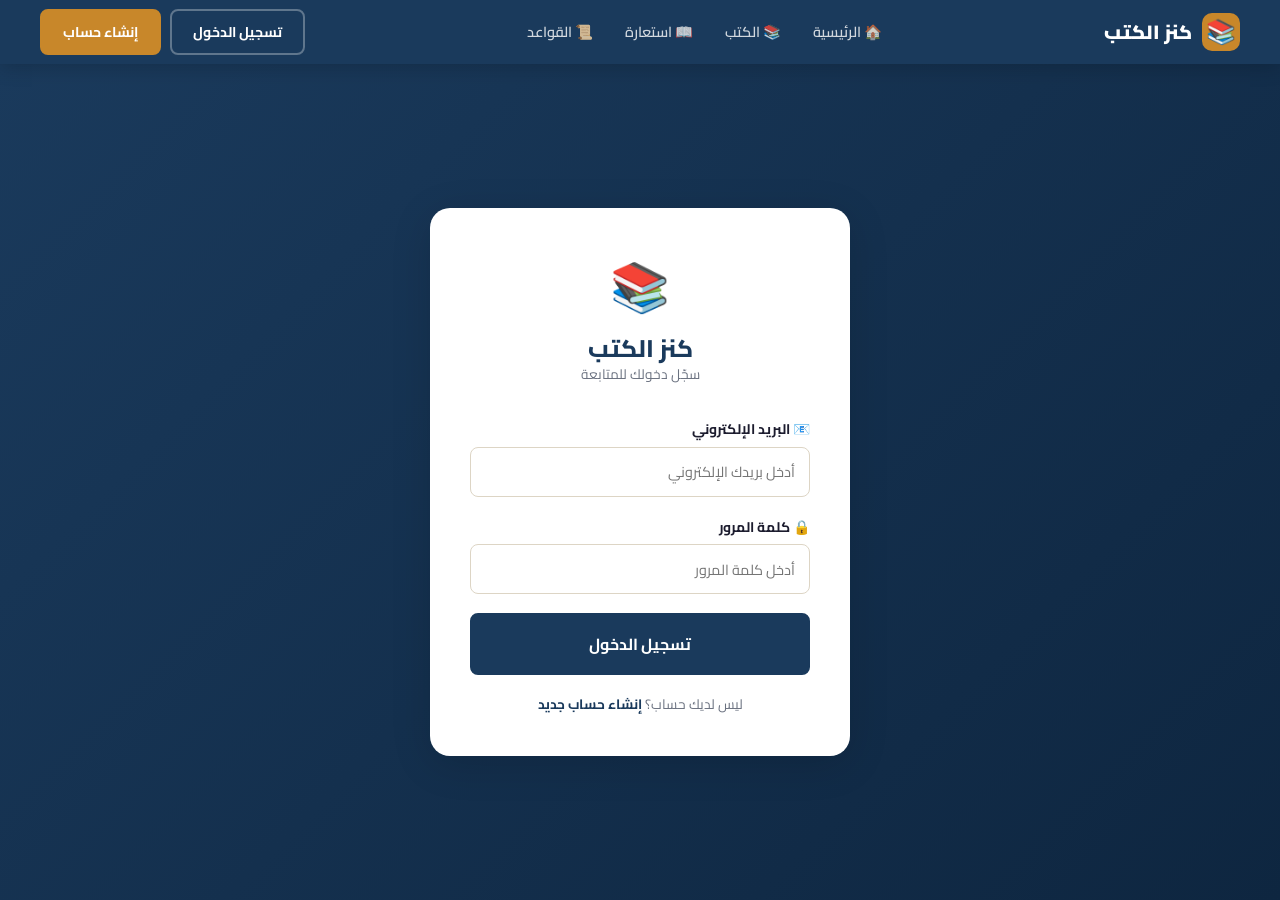
<file: borrow.html>
<!DOCTYPE html>
<html lang="ar" dir="rtl">
<head>
<meta charset="UTF-8">
<meta name="viewport" content="width=device-width, initial-scale=1.0">
<title>استعارة كتاب - كنز الكتب</title>
<link rel="stylesheet" href="style.css">
</head>
<body>

<nav class="navbar">
  <div class="navbar-inner">
    <a class="navbar-brand" href="index.html"><div class="brand-icon">📚</div> كنز الكتب</a>
    <ul class="navbar-links" id="navLinks"></ul>
    <div class="navbar-actions" id="navActions"></div>
  </div>
</nav>

<div class="page-header">
  <div class="page-header-inner">
    <div>
      <h1 class="page-title">📖 استعارة كتاب</h1>
      <div class="breadcrumb">الرئيسية ← <a href="books.html">الكتب</a> ← استعارة كتاب</div>
    </div>
  </div>
</div>

<div class="container page-wrapper">

  <!-- STEP INDICATOR -->
  <div class="card" style="margin-bottom:1.5rem">
    <div style="display:flex;align-items:center;justify-content:center;gap:0;padding:0.5rem 0">
      <div class="step-item active" id="step1-indicator">
        <div class="step-circle">1</div>
        <div class="step-label">اختر الكتاب</div>
      </div>
      <div class="step-line" id="line1"></div>
      <div class="step-item" id="step2-indicator">
        <div class="step-circle">2</div>
        <div class="step-label">تأكيد الطلب</div>
      </div>
      <div class="step-line" id="line2"></div>
      <div class="step-item" id="step3-indicator">
        <div class="step-circle">3</div>
        <div class="step-label">تم الإرسال</div>
      </div>
    </div>
  </div>

  <!-- STEP 1: CHOOSE BOOK -->
  <div id="step1">
    <!-- Search & Filter -->
    <div class="card" style="margin-bottom:1.5rem">
      <div class="card-header">
        <div class="card-title">🔍 ابحث عن كتاب</div>
      </div>
      <div style="padding:1.2rem;display:grid;grid-template-columns:1fr auto;gap:1rem;align-items:end">
        <div class="form-group" style="margin-bottom:0">
          <label class="form-label">عنوان الكتاب أو اسم المؤلف</label>
          <input type="text" class="form-input" id="searchInput" placeholder="اكتب للبحث..." oninput="filterBooks()">
        </div>
        <div class="form-group" style="margin-bottom:0">
          <label class="form-label">التصنيف</label>
          <select class="form-input" id="catFilter" onchange="filterBooks()" title="اختر التصنيف">
            <option value="">كل التصنيفات</option>
          </select>
        </div>
      </div>
    </div>

    <!-- Books Grid -->
    <div id="booksGrid" style="display:grid;grid-template-columns:repeat(auto-fill,minmax(260px,1fr));gap:1.2rem">
      <div style="grid-column:1/-1;text-align:center;padding:3rem;color:var(--muted)">
        <div class="spinner" style="margin:0 auto 1rem"></div>
        <p>جاري تحميل الكتب...</p>
      </div>
    </div>
  </div>

  <!-- STEP 2: CONFIRM -->
  <div id="step2" style="display:none;max-width:560px;margin:0 auto">
    <div class="card">
      <div class="card-header">
        <div class="card-title">📋 تأكيد طلب الاستعارة</div>
      </div>
      <div style="padding:1.5rem">

        <!-- Book Summary -->
        <div style="display:flex;gap:1.2rem;align-items:flex-start;background:var(--bg2);border-radius:var(--radius-sm);padding:1rem;margin-bottom:1.5rem">
          <img id="confirmCover" src="" alt="" style="width:70px;height:95px;object-fit:cover;border-radius:6px;flex-shrink:0">
          <div>
            <div style="font-weight:800;font-size:1.05rem;color:var(--primary)" id="confirmTitle">—</div>
            <div style="color:var(--muted);font-size:0.88rem;margin-top:0.2rem" id="confirmAuthor">—</div>
            <div style="margin-top:0.5rem" id="confirmAvail"></div>
          </div>
        </div>

        <!-- Duration Choice -->
        <div class="form-group">
          <label class="form-label">⏱️ مدة الاستعارة</label>
          <div style="display:grid;grid-template-columns:1fr 1fr 1fr;gap:0.7rem" id="durationOptions">
            <label class="duration-card" data-days="7">
              <input type="radio" name="duration" value="7" style="display:none"> 
              <div class="dur-circle">7</div>
              <div class="dur-label">أيام</div>
            </label>
            <label class="duration-card active" data-days="14">
              <input type="radio" name="duration" value="14" checked style="display:none">
              <div class="dur-circle">14</div>
              <div class="dur-label">يوم</div>
            </label>
            <label class="duration-card" data-days="21">
              <input type="radio" name="duration" value="21" style="display:none">
              <div class="dur-circle">21</div>
              <div class="dur-label">يوم</div>
            </label>
          </div>
        </div>

        <!-- Due Date Preview -->
        <div style="background:rgba(26,58,92,0.07);border-radius:var(--radius-sm);padding:0.9rem 1.1rem;margin-bottom:1.5rem;display:flex;justify-content:space-between;align-items:center">
          <span style="color:var(--muted);font-size:0.9rem">موعد الإرجاع المتوقع:</span>
          <span style="font-weight:800;color:var(--primary)" id="dueDatePreview">—</span>
        </div>

        <!-- Notes -->
        <div class="form-group">
          <label class="form-label">💬 ملاحظات (اختياري)</label>
          <textarea class="form-input" id="borrowNote" rows="2" placeholder="أي ملاحظات للمكتبة..."></textarea>
        </div>

        <!-- Warning for unavailable -->
        <div id="waitlistWarning" style="display:none;background:rgba(212,136,10,0.1);border:1px solid var(--warning);border-radius:var(--radius-sm);padding:0.9rem;margin-bottom:1.2rem;font-size:0.88rem;color:var(--warning)">
          ⚠️ هذا الكتاب غير متاح حاليًا. سيتم وضعك في قائمة الانتظار وستُعلم عند توفره.
        </div>

        <div style="display:flex;gap:0.8rem">
          <button class="btn btn-outline" style="flex:1" onclick="backToStep1()">← رجوع</button>
          <button class="btn btn-primary" style="flex:2" id="submitBtn" onclick="submitBorrow()">
            ✅ إرسال طلب الاستعارة
          </button>
        </div>
      </div>
    </div>
  </div>

  <!-- STEP 3: SUCCESS -->
  <div id="step3" style="display:none;max-width:480px;margin:0 auto">
    <div class="card" style="text-align:center;padding:3rem 2rem">
      <div style="font-size:4rem;margin-bottom:1rem" id="successIcon">✅</div>
      <h2 style="color:var(--primary);margin-bottom:0.5rem" id="successTitle">تم إرسال الطلب!</h2>
      <p style="color:var(--muted);margin-bottom:2rem;line-height:1.7" id="successMsg">
        تم إرسال طلب الاستعارة بنجاح. ستتلقى إشعارًا عند موافقة المكتبة.
      </p>
      <div id="successMeta" style="background:var(--bg2);border-radius:var(--radius-sm);padding:1rem;margin-bottom:2rem;text-align:right"></div>
      <div style="display:flex;gap:0.8rem;justify-content:center">
        <a href="dashboard.html" class="btn btn-primary">📋 حسابي</a>
        <a href="books.html" class="btn btn-outline">📚 تصفح المزيد</a>
      </div>
    </div>
  </div>

</div>

<footer class="footer"><p>📚 كنز الكتب — جميع الحقوق محفوظة © 2024</p></footer>

<style>
/* Step Indicator */
.step-item { display:flex;flex-direction:column;align-items:center;gap:0.4rem;min-width:90px }
.step-circle {
  width:40px;height:40px;border-radius:50%;background:var(--bg2);border:2px solid var(--border);
  display:flex;align-items:center;justify-content:center;font-weight:800;color:var(--muted);font-size:0.95rem;
  transition:all 0.3s;
}
.step-label { font-size:0.78rem;color:var(--muted);font-weight:600;transition:all 0.3s }
.step-item.active .step-circle { background:var(--primary);border-color:var(--primary);color:#fff }
.step-item.active .step-label { color:var(--primary) }
.step-item.done .step-circle { background:var(--success);border-color:var(--success);color:#fff }
.step-line { flex:1;height:2px;background:var(--border);transition:background 0.3s }
.step-line.done { background:var(--success) }

/* Borrow Book Card */
.borrow-book-card {
  background:var(--card);border-radius:var(--radius);border:2px solid transparent;
  box-shadow:var(--shadow-sm);cursor:pointer;transition:all var(--transition);overflow:hidden;
  display:flex;flex-direction:column;
}
.borrow-book-card:hover { border-color:var(--primary-lt);box-shadow:var(--shadow);transform:translateY(-2px) }
.borrow-book-card.selected { border-color:var(--primary);box-shadow:0 0 0 3px rgba(26,58,92,0.15) }
.borrow-book-card.unavailable { opacity:0.75 }
.book-cover-wrap { position:relative;height:200px;overflow:hidden }
.book-cover-wrap img { width:100%;height:100%;object-fit:cover;transition:transform 0.3s }
.borrow-book-card:hover .book-cover-wrap img { transform:scale(1.04) }
.avail-badge {
  position:absolute;top:10px;left:10px;padding:0.25rem 0.65rem;border-radius:20px;
  font-size:0.75rem;font-weight:700;
}
.avail-badge.yes { background:rgba(46,125,82,0.9);color:#fff }
.avail-badge.no  { background:rgba(184,50,50,0.9);color:#fff }
.book-info { padding:1rem;flex:1;display:flex;flex-direction:column;gap:0.3rem }
.book-info .title { font-weight:800;color:var(--primary);font-size:0.95rem;line-height:1.3 }
.book-info .author { font-size:0.82rem;color:var(--muted) }
.book-info .meta { font-size:0.8rem;color:var(--muted);margin-top:auto }
.borrow-book-card .select-btn {
  margin:0 1rem 1rem;padding:0.5rem;border-radius:var(--radius-sm);font-size:0.85rem;font-weight:700;
  border:none;transition:all 0.2s;
}
.borrow-book-card:not(.unavailable) .select-btn { background:var(--primary);color:#fff }
.borrow-book-card:not(.unavailable) .select-btn:hover { background:var(--primary-lt) }
.borrow-book-card.unavailable .select-btn { background:var(--warning);color:#fff }

/* Duration Cards */
.duration-card {
  border:2px solid var(--border);border-radius:var(--radius-sm);padding:0.8rem;text-align:center;
  cursor:pointer;transition:all 0.2s;
}
.duration-card:hover { border-color:var(--primary-lt) }
.duration-card.active { border-color:var(--primary);background:rgba(26,58,92,0.06) }
.dur-circle {
  font-size:1.6rem;font-weight:900;color:var(--primary);line-height:1;
}
.dur-label { font-size:0.78rem;color:var(--muted);margin-top:0.2rem }

/* No results */
.empty-borrow { grid-column:1/-1;text-align:center;padding:3rem;color:var(--muted) }
.empty-borrow .empty-icon { font-size:3rem;margin-bottom:0.8rem }
</style>

<script src="core.js"></script>
<script>
if (!auth.require()) throw new Error('Not logged in');
const user = auth.user;

let allBooks = [];
let allCategories = [];
let selectedBook = null;
let selectedDays = 14;

// Load books & categories
document.addEventListener('DOMContentLoaded', async () => {
  try {
    [allBooks, allCategories] = await Promise.all([
      api.get('/books'),
      api.get('/categories')
    ]);

    // Populate category filter
    const catFilter = document.getElementById('catFilter');
    allCategories.forEach(c => {
      catFilter.innerHTML += `<option value="${c.id}">${c.icon} ${c.name}</option>`;
    });

    // Check for pre-selected book from URL
    const params = new URLSearchParams(location.search);
    const preId = params.get('book_id');

    renderBooks(allBooks);

    if (preId) {
      const book = allBooks.find(b => b.id == preId);
      if (book) selectBook(book);
    }

  } catch(e) {
    document.getElementById('booksGrid').innerHTML = `<div class="empty-borrow"><div class="empty-icon">⚠️</div><p>خطأ في تحميل الكتب</p></div>`;
  }
});

function filterBooks() {
  const q = document.getElementById('searchInput').value.toLowerCase();
  const cat = document.getElementById('catFilter').value;
  const filtered = allBooks.filter(b => {
    const matchText = !q || b.title.toLowerCase().includes(q) || b.author.toLowerCase().includes(q);
    const matchCat  = !cat || String(b.category_id) === String(cat);
    return matchText && matchCat;
  });
  renderBooks(filtered);
}

function renderBooks(books) {
  const grid = document.getElementById('booksGrid');
  if (!books.length) {
    grid.innerHTML = `<div class="empty-borrow"><div class="empty-icon">🔍</div><p>لا توجد كتب مطابقة</p></div>`;
    return;
  }
  const catMap = {};
  allCategories.forEach(c => catMap[c.id] = c);

  grid.innerHTML = books.map(b => {
    const avail = b.available_copies > 0;
    const cat = catMap[b.category_id];
    return `
    <div class="borrow-book-card ${!avail ? 'unavailable' : ''} ${selectedBook?.id === b.id ? 'selected' : ''}" onclick="selectBook(${JSON.stringify(b).replace(/"/g,'&quot;')})">
      <div class="book-cover-wrap">
        <img src="${b.cover}" alt="${b.title}" onerror="this.src='https://images.unsplash.com/photo-1544947950-fa07a98d237f?w=300&h=400&fit=crop'">
        <div class="avail-badge ${avail ? 'yes' : 'no'}">${avail ? `✅ متاح (${b.available_copies})` : '❌ غير متاح'}</div>
      </div>
      <div class="book-info">
        <div class="title">${b.title}</div>
        <div class="author">✍️ ${b.author}</div>
        <div class="meta">${cat ? cat.icon + ' ' + cat.name : ''} • ${b.publish_year || '—'}</div>
      </div>
      <button class="select-btn" onclick="event.stopPropagation();selectBook(${JSON.stringify(b).replace(/"/g,'&quot;')})">
        ${avail ? '📖 استعارة هذا الكتاب' : '🕐 الانضمام لقائمة الانتظار'}
      </button>
    </div>`;
  }).join('');
}

function selectBook(book) {
  // book might be JSON string from onclick attr
  if (typeof book === 'string') book = JSON.parse(book);
  selectedBook = book;

  // Go to step 2
  document.getElementById('step1').style.display = 'none';
  document.getElementById('step2').style.display = '';
  setStep(2);

  // Fill confirm panel
  document.getElementById('confirmCover').src = book.cover || '';
  document.getElementById('confirmTitle').textContent = book.title;
  document.getElementById('confirmAuthor').textContent = '✍️ ' + book.author;

  const avail = book.available_copies > 0;
  document.getElementById('confirmAvail').innerHTML = avail
    ? `<span class="status-badge status-active">✅ متاح — ${book.available_copies} نسخة</span>`
    : `<span class="status-badge status-rejected">❌ غير متاح — قائمة انتظار</span>`;

  document.getElementById('waitlistWarning').style.display = avail ? 'none' : '';
  document.getElementById('submitBtn').textContent = avail
    ? '✅ إرسال طلب الاستعارة'
    : '🕐 الانضمام لقائمة الانتظار';

  updateDueDate();
}

function backToStep1() {
  document.getElementById('step1').style.display = '';
  document.getElementById('step2').style.display = 'none';
  setStep(1);
}

// Duration selection
document.querySelectorAll('.duration-card').forEach(card => {
  card.addEventListener('click', () => {
    document.querySelectorAll('.duration-card').forEach(c => c.classList.remove('active'));
    card.classList.add('active');
    selectedDays = parseInt(card.dataset.days);
    card.querySelector('input').checked = true;
    updateDueDate();
  });
});

function updateDueDate() {
  const due = new Date();
  due.setDate(due.getDate() + selectedDays);
  document.getElementById('dueDatePreview').textContent = due.toLocaleDateString('ar-SA', { year:'numeric', month:'long', day:'numeric' });
}

async function submitBorrow() {
  if (!selectedBook) return;
  const btn = document.getElementById('submitBtn');
  btn.disabled = true;
  btn.textContent = '⏳ جاري الإرسال...';

  try {
    const avail = selectedBook.available_copies > 0;

    if (avail) {
      // Check user doesn't already have active borrow for this book
      const existing = await api.get(`/borrows?user_id=${user.id}&book_id=${selectedBook.id}&status=active`);
      if (existing.length) {
        toast('أنت تستعير هذا الكتاب بالفعل!', 'warning');
        btn.disabled = false;
        btn.textContent = '✅ إرسال طلب الاستعارة';
        return;
      }
      const pendingCheck = await api.get(`/borrows?user_id=${user.id}&book_id=${selectedBook.id}&status=pending`);
      if (pendingCheck.length) {
        toast('لديك طلب معلق لهذا الكتاب بالفعل!', 'warning');
        btn.disabled = false;
        btn.textContent = '✅ إرسال طلب الاستعارة';
        return;
      }

      const note = document.getElementById('borrowNote').value;
      const borrow = await api.post('/borrows', {
        user_id: user.id,
        book_id: selectedBook.id,
        status: 'pending',
        request_date: new Date().toISOString(),
        borrow_date: null,
        due_date: dateUtil.addDays(selectedDays),
        return_date: null,
        note: note || null,
        duration_days: selectedDays
      });

      showSuccess(false, borrow);

    } else {
      // Add to waitlist
      const existWait = await api.get(`/waitlist?user_id=${user.id}&book_id=${selectedBook.id}&status=waiting`);
      if (existWait.length) {
        toast('أنت في قائمة الانتظار لهذا الكتاب بالفعل!', 'warning');
        btn.disabled = false;
        btn.textContent = '🕐 الانضمام لقائمة الانتظار';
        return;
      }
      // Get current waitlist length for position
      const waitlistForBook = await api.get(`/waitlist?book_id=${selectedBook.id}&status=waiting`);
      const position = waitlistForBook.length + 1;

      const entry = await api.post('/waitlist', {
        user_id: user.id,
        book_id: selectedBook.id,
        status: 'waiting',
        position,
        joined_at: new Date().toISOString()
      });

      showSuccess(true, entry, position);
    }

  } catch(e) {
    toast('حدث خطأ، يرجى المحاولة مرة أخرى', 'error');
    btn.disabled = false;
    btn.textContent = selectedBook?.available_copies > 0 ? '✅ إرسال طلب الاستعارة' : '🕐 الانضمام لقائمة الانتظار';
  }
}

function showSuccess(isWaitlist, record, position) {
  document.getElementById('step2').style.display = 'none';
  document.getElementById('step3').style.display = '';
  setStep(3);

  if (isWaitlist) {
    document.getElementById('successIcon').textContent = '🕐';
    document.getElementById('successTitle').textContent = 'تم الانضمام لقائمة الانتظار!';
    document.getElementById('successMsg').textContent = 'تم تسجيلك في قائمة الانتظار. ستتلقى إشعارًا تلقائيًا عندما يصبح الكتاب متاحًا.';
    document.getElementById('successMeta').innerHTML = `
      <div style="display:flex;justify-content:space-between;padding:0.4rem 0;border-bottom:1px solid var(--border)">
        <span style="color:var(--muted)">الكتاب:</span><strong>${selectedBook.title}</strong>
      </div>
      <div style="display:flex;justify-content:space-between;padding:0.4rem 0">
        <span style="color:var(--muted)">موقعك في القائمة:</span><strong style="color:var(--warning)">#${position}</strong>
      </div>`;
  } else {
    const due = new Date();
    due.setDate(due.getDate() + selectedDays);
    document.getElementById('successIcon').textContent = '✅';
    document.getElementById('successTitle').textContent = 'تم إرسال الطلب!';
    document.getElementById('successMsg').textContent = 'تم إرسال طلب الاستعارة بنجاح. ستتلقى إشعارًا عند موافقة المكتبة على الطلب.';
    document.getElementById('successMeta').innerHTML = `
      <div style="display:flex;justify-content:space-between;padding:0.4rem 0;border-bottom:1px solid var(--border)">
        <span style="color:var(--muted)">الكتاب:</span><strong>${selectedBook.title}</strong>
      </div>
      <div style="display:flex;justify-content:space-between;padding:0.4rem 0;border-bottom:1px solid var(--border)">
        <span style="color:var(--muted)">مدة الاستعارة:</span><strong>${selectedDays} يوم</strong>
      </div>
      <div style="display:flex;justify-content:space-between;padding:0.4rem 0">
        <span style="color:var(--muted)">موعد الإرجاع:</span>
        <strong style="color:var(--primary)">${due.toLocaleDateString('ar-SA', { year:'numeric', month:'long', day:'numeric' })}</strong>
      </div>`;
  }
}

function setStep(n) {
  for (let i = 1; i <= 3; i++) {
    const ind = document.getElementById(`step${i}-indicator`);
    ind.classList.remove('active', 'done');
    if (i < n) ind.classList.add('done');
    else if (i === n) ind.classList.add('active');
  }
  for (let i = 1; i <= 2; i++) {
    const line = document.getElementById(`line${i}`);
    line.classList.toggle('done', i < n);
  }
}
</script>
</body>
</html>
</file>
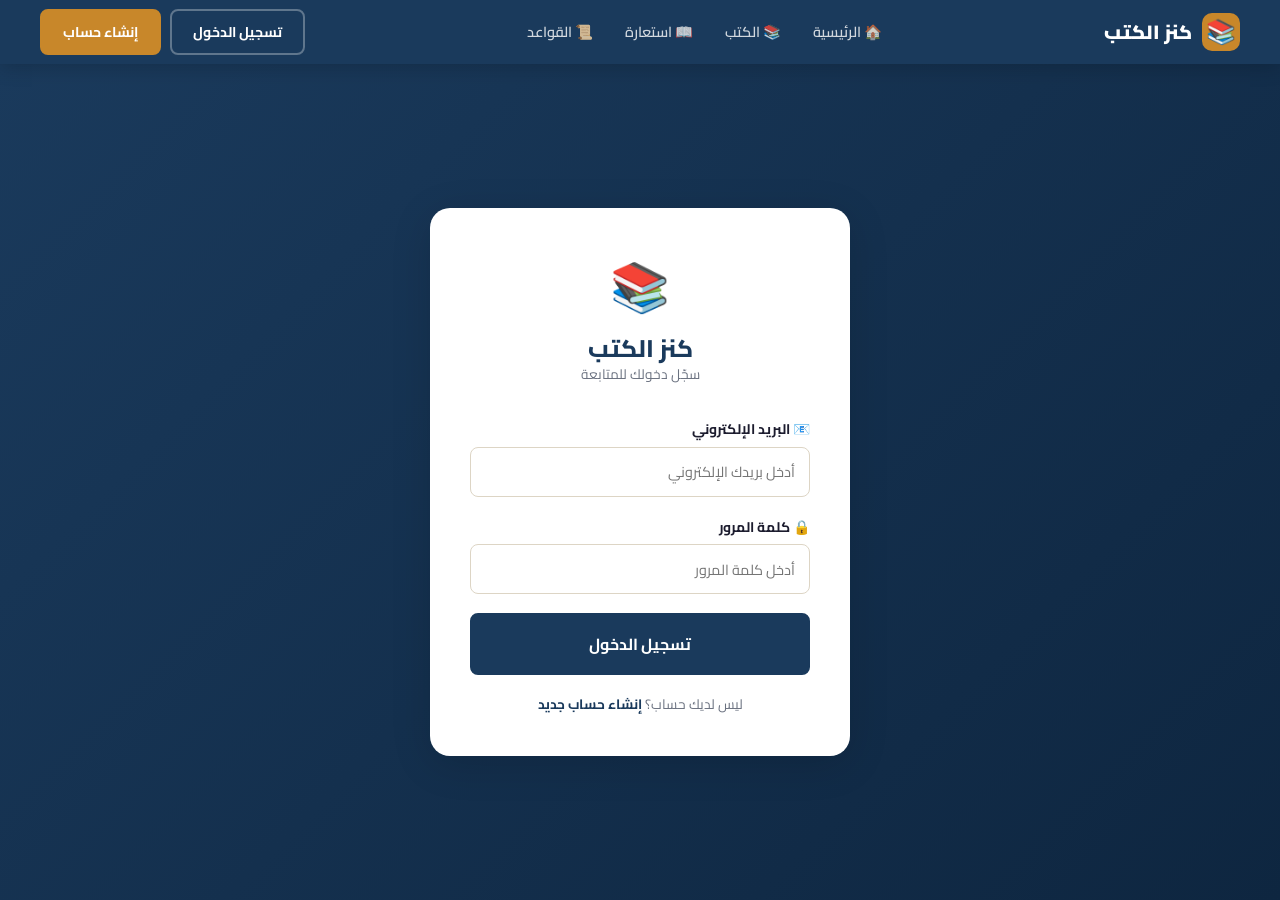
<file: dashboard.html>
<!DOCTYPE html>
<html lang="ar" dir="rtl">
<head>
<meta charset="UTF-8">
<meta name="viewport" content="width=device-width, initial-scale=1.0">
<title>حسابي - كنز الكتب</title>
<link rel="stylesheet" href="style.css">
</head>
<body>

<nav class="navbar">
  <div class="navbar-inner">
    <a class="navbar-brand" href="index.html"><div class="brand-icon">📚</div> كنز الكتب</a>
    <ul class="navbar-links" id="navLinks"></ul>
    <div class="navbar-actions" id="navActions"></div>
  </div>
</nav>

<div class="page-header">
  <div class="page-header-inner">
    <div>
      <h1 class="page-title" id="welcomeTitle">👤 حسابي</h1>
      <div class="breadcrumb">الرئيسية ← حسابي</div>
    </div>
  </div>
</div>

<div class="container page-wrapper">

  <!-- STATS -->
  <div class="stats-grid">
    <div class="stat-card">
      <div class="stat-icon" style="background:rgba(26,58,92,0.1)">📖</div>
      <div><div class="stat-num" id="sActive">0</div><div class="stat-label">استعارات نشطة</div></div>
    </div>
    <div class="stat-card">
      <div class="stat-icon" style="background:rgba(212,136,10,0.1)">⏳</div>
      <div><div class="stat-num" id="sPending">0</div><div class="stat-label">طلبات معلقة</div></div>
    </div>
    <div class="stat-card">
      <div class="stat-icon" style="background:rgba(46,125,82,0.1)">✅</div>
      <div><div class="stat-num" id="sReturned">0</div><div class="stat-label">إجمالي مُرجع</div></div>
    </div>
    <div class="stat-card">
      <div class="stat-icon" style="background:rgba(200,135,42,0.1)">🕐</div>
      <div><div class="stat-num" id="sWaiting">0</div><div class="stat-label">في قوائم انتظار</div></div>
    </div>
  </div>

  <!-- TABS -->
  <div class="tabs">
    <button class="tab-btn active" onclick="switchTab('active')">📖 نشطة</button>
    <button class="tab-btn" onclick="switchTab('pending')">⏳ طلبات معلقة</button>
    <button class="tab-btn" onclick="switchTab('waitlist')">🕐 قوائم الانتظار</button>
    <button class="tab-btn" onclick="switchTab('history')">📋 السجل الكامل</button>
    <button class="tab-btn" onclick="switchTab('mydonations')">🎁 إعاراتي للمكتبة</button>
  </div>

  <!-- TAB: ACTIVE -->
  <div class="tab-pane active" id="tab-active">
    <div class="card">
      <div class="card-header"><div class="card-title">📖 الاستعارات النشطة</div></div>
      <div class="table-wrap">
        <table>
          <thead>
            <tr>
              <th>الكتاب</th>
              <th>تاريخ الاستعارة</th>
              <th>موعد الإرجاع</th>
              <th>الحالة</th>
            </tr>
          </thead>
          <tbody id="activeTable"><tr><td colspan="4" style="text-align:center;padding:2rem;color:var(--muted)"><div class="spinner"></div></td></tr></tbody>
        </table>
      </div>
    </div>
  </div>

  <!-- TAB: PENDING -->
  <div class="tab-pane" id="tab-pending">
    <div class="card">
      <div class="card-header"><div class="card-title">⏳ الطلبات المعلقة</div></div>
      <div class="table-wrap">
        <table>
          <thead>
            <tr><th>الكتاب</th><th>تاريخ الطلب</th><th>الحالة</th><th>إجراء</th></tr>
          </thead>
          <tbody id="pendingTable"><tr><td colspan="4" style="text-align:center;padding:2rem;color:var(--muted)"><div class="spinner"></div></td></tr></tbody>
        </table>
      </div>
    </div>
  </div>

  <!-- TAB: WAITLIST -->
  <div class="tab-pane" id="tab-waitlist">
    <div class="card">
      <div class="card-header"><div class="card-title">🕐 قوائم الانتظار</div></div>
      <div class="table-wrap">
        <table>
          <thead>
            <tr><th>الكتاب</th><th>موقعي في القائمة</th><th>تاريخ الانضمام</th><th>إجراء</th></tr>
          </thead>
          <tbody id="waitlistTable"><tr><td colspan="4" style="text-align:center;padding:2rem;color:var(--muted)"><div class="spinner"></div></td></tr></tbody>
        </table>
      </div>
    </div>
  </div>

  <!-- TAB: HISTORY -->
  <div class="tab-pane" id="tab-history">
    <div class="card">
      <div class="card-header"><div class="card-title">📋 سجل الاستعارات</div></div>
      <div class="table-wrap">
        <table>
          <thead>
            <tr><th>الكتاب</th><th>تاريخ الاستعارة</th><th>تاريخ الإرجاع</th><th>الحالة</th></tr>
          </thead>
          <tbody id="historyTable"><tr><td colspan="4" style="text-align:center;padding:2rem;color:var(--muted)"><div class="spinner"></div></td></tr></tbody>
        </table>
      </div>
    </div>
  </div>


  <!-- TAB: MY DONATIONS -->
  <div class="tab-pane" id="tab-mydonations">
    <div style="display:flex;justify-content:space-between;align-items:center;margin-bottom:1rem">
      <div></div>
      <a href="donate.html" class="btn btn-primary btn-sm">🎁 إعارة كتاب جديد</a>
    </div>
    <div class="card">
      <div class="card-header"><div class="card-title">🎁 كتبي المُعارة للمكتبة</div></div>
      <div class="table-wrap">
        <table>
          <thead>
            <tr><th>الكتاب</th><th>نوع الإعارة</th><th>تاريخ الطلب</th><th>الحالة</th></tr>
          </thead>
          <tbody id="myDonationsTable"><tr><td colspan="4" style="text-align:center;padding:2rem;color:var(--muted)"><div class="spinner"></div></td></tr></tbody>
        </table>
      </div>
    </div>
  </div>

</div>

<footer class="footer"><p>📚 كنز الكتب — جميع الحقوق محفوظة © 2024</p></footer>

<script src="core.js"></script>
<script>
if (!auth.require()) throw new Error('Not logged in');
const user = auth.user;

document.getElementById('welcomeTitle').textContent = `👋 مرحبًا، ${user.name}`;

function switchTab(name) {
  if (name === 'mydonations') { loadMyDonations(); }
  document.querySelectorAll('.tab-pane').forEach(p => p.classList.remove('active'));
  document.querySelectorAll('.tab-btn').forEach(b => b.classList.remove('active'));
  document.getElementById(`tab-${name}`).classList.add('active');
  event.target.classList.add('active');
}

document.addEventListener('DOMContentLoaded', async () => {
  try {
    const [borrows, books, waitlist] = await Promise.all([
      api.get(`/borrows?user_id=${user.id}&_sort=request_date&_order=desc`),
      api.get('/books'),
      api.get(`/waitlist?user_id=${user.id}&status=waiting`)
    ]);

    const bookMap = {};
    books.forEach(b => bookMap[b.id] = b);

    const active = borrows.filter(b => b.status === 'active');
    const pending = borrows.filter(b => b.status === 'pending');
    const returned = borrows.filter(b => b.status === 'returned');

    // Stats
    document.getElementById('sActive').textContent = active.length;
    document.getElementById('sPending').textContent = pending.length;
    document.getElementById('sReturned').textContent = returned.length;
    document.getElementById('sWaiting').textContent = waitlist.length;

    // Active table
    const aTbl = document.getElementById('activeTable');
    if (!active.length) {
      aTbl.innerHTML = `<tr><td colspan="4"><div class="empty-state" style="padding:2rem"><div class="empty-icon">📭</div><div class="empty-title">لا توجد استعارات نشطة</div><a href="books.html" class="btn btn-primary" style="margin-top:1rem">تصفح الكتب</a></div></td></tr>`;
    } else {
      aTbl.innerHTML = active.map(b => {
        const book = bookMap[b.book_id];
        const overdue = dateUtil.isOverdue(b.due_date);
        const days = dateUtil.daysUntil(b.due_date);
        return `<tr>
          <td><a href="book.html?id=${b.book_id}" style="font-weight:700;color:var(--primary)">${book?.title || '—'}</a></td>
          <td>${dateUtil.format(b.borrow_date)}</td>
          <td style="color:${overdue ? 'var(--danger)' : days <= 3 ? 'var(--warning)' : 'inherit'}">
            ${dateUtil.format(b.due_date)}
            ${overdue ? ' ⚠️ متأخر' : days <= 3 ? ` (${days} أيام)` : ''}
          </td>
          <td>${statusLabel.active}</td>
        </tr>`;
      }).join('');
    }

    // Pending table
    const pTbl = document.getElementById('pendingTable');
    if (!pending.length) {
      pTbl.innerHTML = `<tr><td colspan="4"><div class="empty-state" style="padding:2rem"><div class="empty-icon">✅</div><div class="empty-title">لا توجد طلبات معلقة</div></div></td></tr>`;
    } else {
      pTbl.innerHTML = pending.map(b => {
        const book = bookMap[b.book_id];
        return `<tr>
          <td><a href="book.html?id=${b.book_id}" style="font-weight:700;color:var(--primary)">${book?.title || '—'}</a></td>
          <td>${dateUtil.format(b.request_date)}</td>
          <td>${statusLabel.pending}</td>
          <td><button class="btn btn-danger btn-sm" onclick="cancelRequest(${b.id})">إلغاء الطلب</button></td>
        </tr>`;
      }).join('');
    }

    // Waitlist table
    const wTbl = document.getElementById('waitlistTable');
    if (!waitlist.length) {
      wTbl.innerHTML = `<tr><td colspan="4"><div class="empty-state" style="padding:2rem"><div class="empty-icon">🕐</div><div class="empty-title">لا توجد قوائم انتظار</div></div></td></tr>`;
    } else {
      wTbl.innerHTML = waitlist.map(w => {
        const book = bookMap[w.book_id];
        return `<tr>
          <td><a href="book.html?id=${w.book_id}" style="font-weight:700;color:var(--primary)">${book?.title || '—'}</a></td>
          <td>#${w.position}</td>
          <td>${dateUtil.format(w.joined_at)}</td>
          <td><button class="btn btn-outline btn-sm" onclick="leaveWaitlist(${w.id})">إلغاء الانتظار</button></td>
        </tr>`;
      }).join('');
    }

    // History
    const hTbl = document.getElementById('historyTable');
    const allHistory = borrows.filter(b => b.status !== 'pending');
    if (!allHistory.length) {
      hTbl.innerHTML = `<tr><td colspan="4"><div class="empty-state" style="padding:2rem"><div class="empty-icon">📋</div><div class="empty-title">لا يوجد سجل بعد</div></div></td></tr>`;
    } else {
      hTbl.innerHTML = allHistory.map(b => {
        const book = bookMap[b.book_id];
        return `<tr>
          <td><a href="book.html?id=${b.book_id}" style="font-weight:700;color:var(--primary)">${book?.title || '—'}</a></td>
          <td>${dateUtil.format(b.borrow_date) || '—'}</td>
          <td>${dateUtil.format(b.return_date) || '—'}</td>
          <td>${statusLabel[b.status] || b.status}</td>
        </tr>`;
      }).join('');
    }

  } catch(e) {
    toast('خطأ في تحميل البيانات', 'error');
  }
});

async function cancelRequest(borrowId) {
  confirmAction('هل تريد إلغاء هذا الطلب؟', async () => {
    await api.delete(`/borrows/${borrowId}`);
    toast('تم إلغاء الطلب', 'info');
    setTimeout(() => location.reload(), 900);
  });
}

async function leaveWaitlist(waitId) {
  confirmAction('هل تريد إلغاء انتظارك؟', async () => {
    await api.delete(`/waitlist/${waitId}`);
    toast('تم إلغاء الانتظار', 'info');
    setTimeout(() => location.reload(), 900);
  });
}

async function loadMyDonations() {
  const donations = await api.get(`/donations?user_id=${user.id}&_sort=submitted_at&_order=desc`);
  const tbody = document.getElementById('myDonationsTable');
  if (!donations.length) {
    tbody.innerHTML = `<tr><td colspan="4"><div class="empty-state" style="padding:2rem">
      <div class="empty-icon">🎁</div>
      <div class="empty-title">لم تُعر أي كتاب بعد</div>
      <a href="donate.html" class="btn btn-primary" style="margin-top:1rem">إعارة كتاب الآن</a>
    </div></td></tr>`;
    return;
  }
  const statusMap = {
    pending:  '<span class="status-badge status-pending">⏳ قيد المراجعة</span>',
    approved: '<span class="status-badge status-returned">✅ مقبول</span>',
    rejected: '<span class="status-badge status-rejected">❌ مرفوض</span>'
  };
  tbody.innerHTML = donations.map(d => `<tr>
    <td><strong style="color:var(--primary)">${d.title}</strong><br><small style="color:var(--muted)">✍️ ${d.author}</small></td>
    <td>${d.donate_type === 'permanent' ? '🎁 دائمة' : `⏳ مؤقتة<br><small>${d.return_date || ''}</small>`}</td>
    <td style="font-size:0.85rem">${dateUtil.format(d.submitted_at)}</td>
    <td>${statusMap[d.status] || d.status}</td>
  </tr>`).join('');
}

</script>
</body>
</html>
</file>
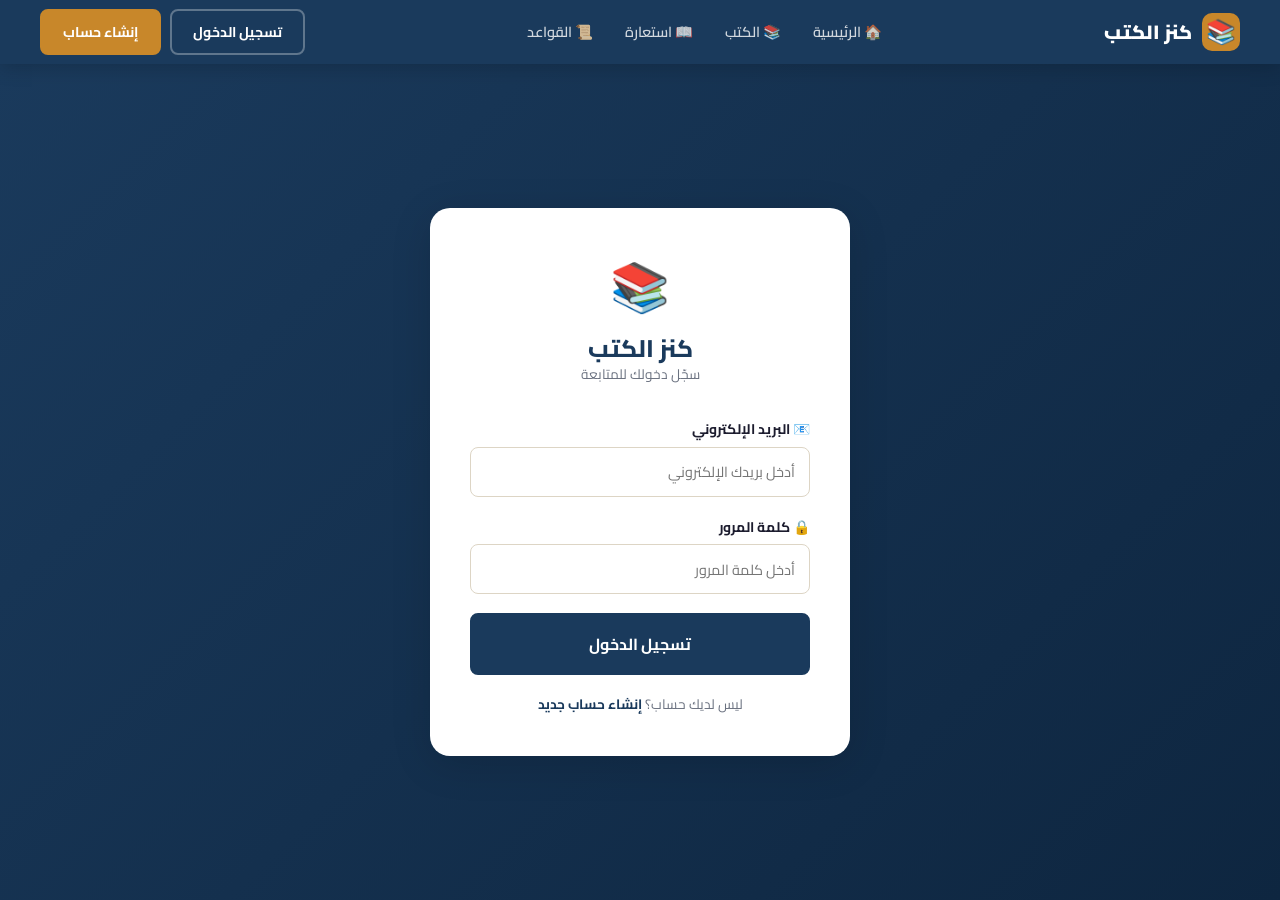
<file: donate.html>
<!DOCTYPE html>
<html lang="ar" dir="rtl">
<head>
<meta charset="UTF-8">
<meta name="viewport" content="width=device-width, initial-scale=1.0">
<title>إعارة كتاب للمكتبة - كنز الكتب</title>
<link rel="stylesheet" href="style.css">
<style>
.donate-type-grid {
  display: grid;
  grid-template-columns: 1fr 1fr;
  gap: 1rem;
  margin-bottom: 1.5rem;
}
.type-card {
  border: 2px solid var(--border);
  border-radius: var(--radius);
  padding: 1.5rem;
  cursor: pointer;
  transition: all 0.2s;
  text-align: center;
}
.type-card:hover { border-color: var(--primary-lt); }
.type-card.selected { border-color: var(--primary); background: rgba(26,58,92,0.05); }
.type-card .type-icon { font-size: 2.5rem; margin-bottom: 0.5rem; }
.type-card .type-title { font-weight: 800; color: var(--primary); font-size: 1rem; }
.type-card .type-desc  { font-size: 0.82rem; color: var(--muted); margin-top: 0.3rem; line-height: 1.5; }
.steps-bar {
  display: flex; align-items: center; justify-content: center;
  gap: 0; padding: 0.5rem 0; margin-bottom: 1.5rem;
}
.step-item { display:flex;flex-direction:column;align-items:center;gap:0.4rem;min-width:90px }
.step-circle {
  width:40px;height:40px;border-radius:50%;background:var(--bg2);border:2px solid var(--border);
  display:flex;align-items:center;justify-content:center;font-weight:800;color:var(--muted);
  transition:all 0.3s;
}
.step-label { font-size:0.78rem;color:var(--muted);font-weight:600 }
.step-item.active .step-circle { background:var(--primary);border-color:var(--primary);color:#fff }
.step-item.done   .step-circle { background:var(--success);border-color:var(--success);color:#fff }
.step-line { flex:1;height:2px;background:var(--border);transition:background 0.3s;min-width:40px }
.step-line.done { background:var(--success) }
.cover-preview {
  width: 100%; height: 200px; object-fit: cover;
  border-radius: var(--radius-sm); display: none;
  margin-top: 0.5rem;
}
</style>
</head>
<body>

<nav class="navbar">
  <div class="navbar-inner">
    <a class="navbar-brand" href="index.html"><div class="brand-icon">📚</div> كنز الكتب</a>
    <ul class="navbar-links" id="navLinks"></ul>
    <div class="navbar-actions" id="navActions"></div>
  </div>
</nav>

<div class="page-header">
  <div class="page-header-inner">
    <div>
      <h1 class="page-title">🎁 أعر كتابك للمكتبة</h1>
      <div class="breadcrumb">الرئيسية ← إعارة كتاب للمكتبة</div>
    </div>
  </div>
</div>

<div class="container page-wrapper" style="max-width:680px">

  <!-- Steps -->
  <div class="card" style="margin-bottom:1.5rem">
    <div class="steps-bar">
      <div class="step-item active" id="si1"><div class="step-circle">1</div><div class="step-label">نوع الإعارة</div></div>
      <div class="step-line" id="sl1"></div>
      <div class="step-item" id="si2"><div class="step-circle">2</div><div class="step-label">بيانات الكتاب</div></div>
      <div class="step-line" id="sl2"></div>
      <div class="step-item" id="si3"><div class="step-circle">3</div><div class="step-label">تم الإرسال</div></div>
    </div>
  </div>

  <!-- STEP 1: نوع الإعارة -->
  <div id="step1">
    <div class="card">
      <div class="card-header"><div class="card-title">📋 اختر نوع الإعارة</div></div>
      <div style="padding:1.5rem">
        <div class="donate-type-grid">
          <div class="type-card" id="card-permanent" onclick="selectType('permanent')">
            <div class="type-icon">🎁</div>
            <div class="type-title">إعارة دائمة</div>
            <div class="type-desc">تتبرع بالكتاب للمكتبة نهائياً ويصبح ضمن مقتنياتها الدائمة</div>
          </div>
          <div class="type-card" id="card-temporary" onclick="selectType('temporary')">
            <div class="type-icon">⏳</div>
            <div class="type-title">إعارة مؤقتة</div>
            <div class="type-desc">تُعير الكتاب للمكتبة لفترة محددة ثم يُعاد إليك</div>
          </div>
        </div>

        <div id="returnDateGroup" style="display:none">
          <div class="form-group">
            <label class="form-label">📅 تاريخ إرجاع الكتاب إليك</label>
            <input type="date" id="returnDate" class="form-input">
            <small class="form-hint">الحد الأدنى أسبوع من اليوم</small>
          </div>
        </div>

        <button class="btn btn-primary btn-block" id="nextStep1Btn" onclick="goToStep2()" disabled>
          التالي ←
        </button>
      </div>
    </div>
  </div>

  <!-- STEP 2: بيانات الكتاب -->
  <div id="step2" style="display:none">
    <div class="card">
      <div class="card-header"><div class="card-title">📚 بيانات الكتاب</div></div>
      <div style="padding:1.5rem">

        <div class="form-group">
          <label class="form-label">عنوان الكتاب <span style="color:var(--danger)">*</span></label>
          <input type="text" id="bookTitle" class="form-input" placeholder="أدخل عنوان الكتاب" required>
        </div>

        <div style="display:grid;grid-template-columns:1fr 1fr;gap:1rem">
          <div class="form-group">
            <label class="form-label">اسم المؤلف <span style="color:var(--danger)">*</span></label>
            <input type="text" id="bookAuthor" class="form-input" placeholder="اسم المؤلف" required>
          </div>
          <div class="form-group">
            <label class="form-label">سنة النشر</label>
            <input type="number" id="bookYear" class="form-input" placeholder="مثلاً 2020" min="1800" max="2099">
          </div>
        </div>

        <div style="display:grid;grid-template-columns:1fr 1fr;gap:1rem">
          <div class="form-group">
            <label class="form-label">التصنيف</label>
            <select id="bookCategory" class="form-input">
              <option value="">— اختر تصنيفاً —</option>
            </select>
          </div>
          <div class="form-group">
            <label class="form-label">ISBN (اختياري)</label>
            <input type="text" id="bookIsbn" class="form-input" placeholder="978-...">
          </div>
        </div>

        <div class="form-group">
          <label class="form-label">وصف الكتاب (اختياري)</label>
          <textarea id="bookDesc" class="form-input" rows="3" placeholder="نبذة مختصرة عن الكتاب..."></textarea>
        </div>

        <div class="form-group">
          <label class="form-label">رابط صورة الغلاف (اختياري)</label>
          <input type="url" id="bookCover" class="form-input" placeholder="https://..." oninput="previewCover(this.value)">
          <img id="coverPreview" class="cover-preview" alt="معاينة الغلاف">
        </div>

        <div style="background:rgba(26,58,92,0.06);border-radius:var(--radius-sm);padding:1rem;margin-bottom:1.5rem;font-size:0.88rem">
          <strong>📋 ملخص طلبك:</strong>
          <div id="summaryText" style="margin-top:0.4rem;color:var(--muted)"></div>
        </div>

        <div style="display:flex;gap:0.8rem">
          <button class="btn btn-outline" style="flex:1" onclick="backToStep1()">← رجوع</button>
          <button class="btn btn-primary" style="flex:2" onclick="submitDonation()">
            ✅ إرسال الطلب
          </button>
        </div>
      </div>
    </div>
  </div>

  <!-- STEP 3: نجاح -->
  <div id="step3" style="display:none">
    <div class="card" style="text-align:center;padding:3rem 2rem">
      <div style="font-size:4rem;margin-bottom:1rem">🎉</div>
      <h2 style="color:var(--primary);margin-bottom:0.5rem">تم إرسال طلبك!</h2>
      <p style="color:var(--muted);margin-bottom:2rem;line-height:1.7">
        شكراً لك! سيراجع الأدمن طلبك ويوافق عليه قريباً.<br>
        ستتلقى إشعاراً عند قبول كتابك في المكتبة.
      </p>
      <div id="step3Meta" style="background:var(--bg2);border-radius:var(--radius-sm);padding:1rem;margin-bottom:2rem;text-align:right"></div>
      <div style="display:flex;gap:0.8rem;justify-content:center">
        <a href="dashboard.html" class="btn btn-primary">📋 حسابي</a>
        <a href="donate.html" class="btn btn-outline">🎁 إعارة كتاب آخر</a>
      </div>
    </div>
  </div>

</div>

<footer class="footer"><p>📚 كنز الكتب — جميع الحقوق محفوظة © 2024</p></footer>

<script src="core.js"></script>
<script>
if (!auth.require()) throw new Error('not logged in');
const user = auth.user;

let selectedType = null;
let categories   = [];

document.addEventListener('DOMContentLoaded', async () => {
  // تحميل التصنيفات
  categories = await api.get('/categories');
  const sel  = document.getElementById('bookCategory');
  categories.forEach(c => {
    sel.innerHTML += `<option value="${c.id}">${c.icon} ${c.name}</option>`;
  });

  // تحديد الحد الأدنى لتاريخ الإرجاع (أسبوع من اليوم)
  const minDate = new Date();
  minDate.setDate(minDate.getDate() + 7);
  document.getElementById('returnDate').min = minDate.toISOString().split('T')[0];
});

function selectType(type) {
  selectedType = type;
  document.getElementById('card-permanent').classList.toggle('selected', type === 'permanent');
  document.getElementById('card-temporary').classList.toggle('selected', type === 'temporary');
  document.getElementById('returnDateGroup').style.display = type === 'temporary' ? '' : 'none';
  document.getElementById('nextStep1Btn').disabled = false;
}

function goToStep2() {
  if (!selectedType) return;
  if (selectedType === 'temporary' && !document.getElementById('returnDate').value) {
    toast('يرجى تحديد تاريخ إرجاع الكتاب إليك', 'warning');
    return;
  }

  // تحديث الملخص
  const typeText = selectedType === 'permanent' ? '🎁 إعارة دائمة (تبرع)' : `⏳ إعارة مؤقتة — ترجع إليك في ${document.getElementById('returnDate').value}`;
  document.getElementById('summaryText').textContent = typeText;

  document.getElementById('step1').style.display = 'none';
  document.getElementById('step2').style.display = '';
  setStep(2);
}

function backToStep1() {
  document.getElementById('step2').style.display = 'none';
  document.getElementById('step1').style.display = '';
  setStep(1);
}

function previewCover(url) {
  const img = document.getElementById('coverPreview');
  if (url && url.startsWith('http')) {
    img.src = url;
    img.style.display = 'block';
    img.onerror = () => { img.style.display = 'none'; };
  } else {
    img.style.display = 'none';
  }
}

async function submitDonation() {
  const title  = document.getElementById('bookTitle').value.trim();
  const author = document.getElementById('bookAuthor').value.trim();

  if (!title || !author) {
    toast('العنوان واسم المؤلف مطلوبان', 'warning');
    return;
  }

  const btn = document.querySelector('#step2 .btn-primary');
  btn.disabled = true;
  btn.textContent = '⏳ جاري الإرسال...';

  try {
    const payload = {
      user_id:     user.id,
      title,
      author,
      isbn:        document.getElementById('bookIsbn').value.trim()   || null,
      category_id: document.getElementById('bookCategory').value      || null,
      description: document.getElementById('bookDesc').value.trim()   || null,
      publish_year:document.getElementById('bookYear').value          || null,
      cover:       document.getElementById('bookCover').value.trim()  || null,
      donate_type: selectedType,
      return_date: selectedType === 'temporary'
                   ? document.getElementById('returnDate').value
                   : null,
      status:      'pending',
      submitted_at: new Date().toISOString()
    };

    const result = await api.post('/donations', payload);

    // إشعار الأدمن
    const admins = await api.get('/users?role=admin');
    for (const a of admins) {
      await sendNotification(a.id, 'donation_request',
        `📚 طلب إعارة كتاب جديد: "${title}" من ${user.name} (${selectedType === 'permanent' ? 'دائمة' : 'مؤقتة'})`);
    }

    // عرض صفحة النجاح
    document.getElementById('step2').style.display = 'none';
    document.getElementById('step3').style.display = '';
    setStep(3);

    document.getElementById('step3Meta').innerHTML = `
      <div style="display:flex;justify-content:space-between;padding:0.4rem 0;border-bottom:1px solid var(--border)">
        <span style="color:var(--muted)">الكتاب:</span><strong>${title}</strong>
      </div>
      <div style="display:flex;justify-content:space-between;padding:0.4rem 0;border-bottom:1px solid var(--border)">
        <span style="color:var(--muted)">المؤلف:</span><strong>${author}</strong>
      </div>
      <div style="display:flex;justify-content:space-between;padding:0.4rem 0">
        <span style="color:var(--muted)">نوع الإعارة:</span>
        <strong>${selectedType === 'permanent' ? '🎁 دائمة' : '⏳ مؤقتة حتى ' + document.getElementById('returnDate').value}</strong>
      </div>`;

  } catch(e) {
    toast('حدث خطأ، يرجى المحاولة مرة أخرى', 'error');
    btn.disabled = false;
    btn.textContent = '✅ إرسال الطلب';
  }
}

function setStep(n) {
  for (let i = 1; i <= 3; i++) {
    const si = document.getElementById(`si${i}`);
    si.classList.remove('active','done');
    if (i < n) si.classList.add('done');
    else if (i === n) si.classList.add('active');
  }
  for (let i = 1; i <= 2; i++) {
    document.getElementById(`sl${i}`).classList.toggle('done', i < n);
  }
}
</script>
</body>
</html>
</file>
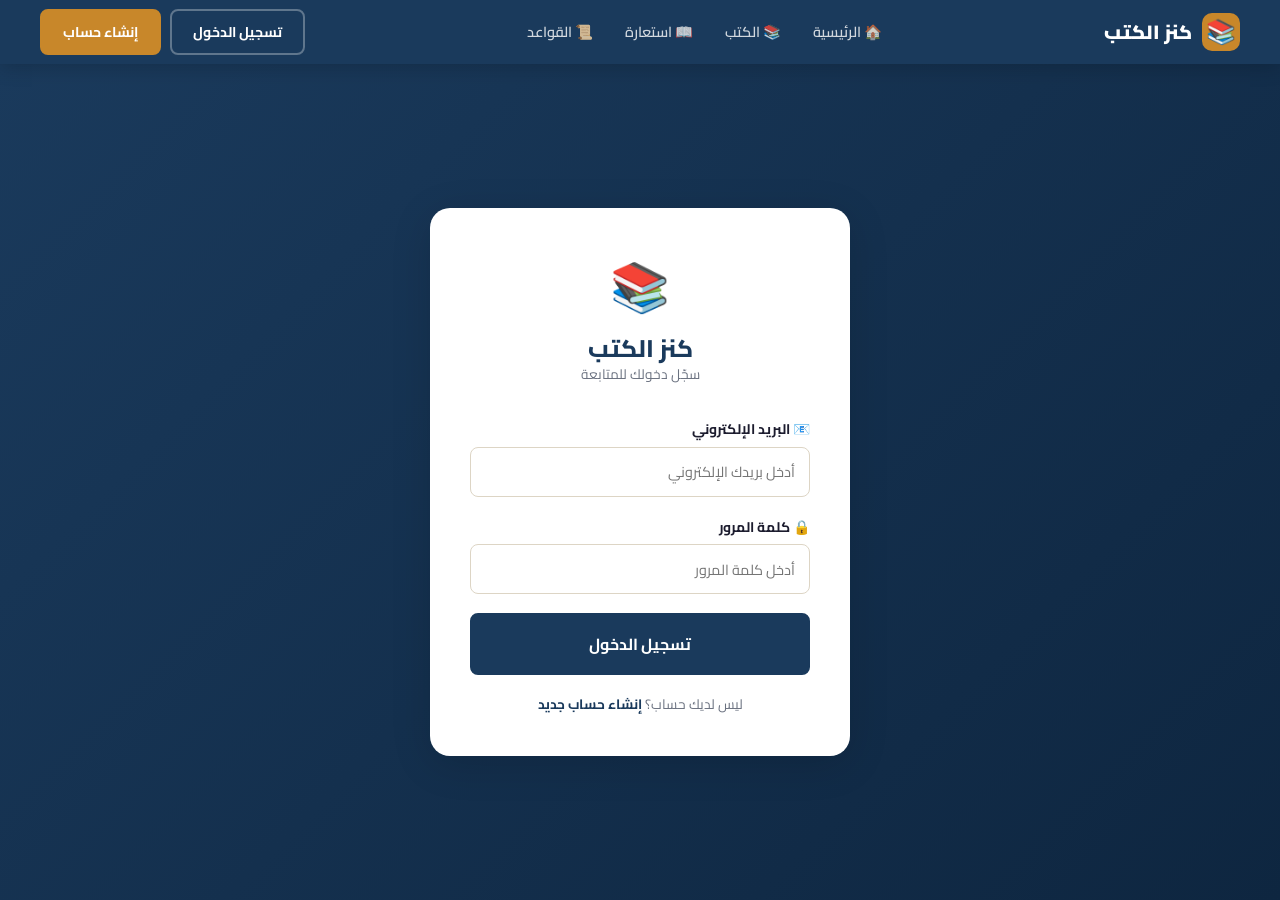
<file: login.html>
<!DOCTYPE html>
<html lang="ar" dir="rtl">
<head>
<meta charset="UTF-8">
<meta name="viewport" content="width=device-width, initial-scale=1.0">
<title>تسجيل الدخول - كنز الكتب</title>
<link rel="stylesheet" href="style.css">
<style>
  body { display:flex; flex-direction:column; min-height:100vh; }
  .login-wrap {
    flex:1; display:flex; align-items:center; justify-content:center;
    padding:2rem; background:linear-gradient(135deg, var(--primary) 0%, #0e2640 100%);
  }
  .login-card {
    background:var(--card); border-radius:20px; padding:2.5rem;
    width:100%; max-width:420px; box-shadow:var(--shadow-lg);
    animation: fadeIn 0.4s ease;
  }
  .login-logo { text-align:center; margin-bottom:2rem; }
  .login-logo .icon { font-size:3rem; display:block; margin-bottom:0.5rem; }
  .login-logo h1 { font-size:1.5rem; color:var(--primary); }
  .login-logo p { color:var(--muted); font-size:0.85rem; }
</style>
</head>
<body>

<nav class="navbar">
  <div class="navbar-inner">
    <a class="navbar-brand" href="index.html">
      <div class="brand-icon">📚</div> كنز الكتب
    </a>
    <ul class="navbar-links" id="navLinks"></ul>
    <div class="navbar-actions" id="navActions"></div>
  </div>
</nav>

<div class="login-wrap">
  <div class="login-card">
    <div class="login-logo">
      <span class="icon">📚</span>
      <h1>كنز الكتب</h1>
      <p>سجّل دخولك للمتابعة</p>
    </div>

    <form id="loginForm">
      <div class="form-group">
        <label class="form-label">📧 البريد الإلكتروني</label>
        <input type="email" id="email" class="form-control" placeholder="أدخل بريدك الإلكتروني" required>
      </div>
      <div class="form-group">
        <label class="form-label">🔒 كلمة المرور</label>
        <input type="password" id="password" class="form-control" placeholder="أدخل كلمة المرور" required>
        <div id="loginError" class="form-error" style="display:none"></div>
      </div>
      <button type="submit" class="btn btn-primary btn-block btn-lg" id="loginBtn">
        تسجيل الدخول
      </button>
    </form>

    <p style="text-align:center;margin-top:1.2rem;font-size:0.85rem;color:var(--muted)">
      ليس لديك حساب؟ <a href="register.html" style="color:var(--primary);font-weight:700">إنشاء حساب جديد</a>
    </p>
  </div>
</div>

<script src="core.js"></script>
<script>
if (auth.user) {
  location.href = auth.user.role === 'admin' ? 'admin.html' : 'dashboard.html';
}

document.getElementById('loginForm').addEventListener('submit', async (e) => {
  e.preventDefault();
  const email    = document.getElementById('email').value.trim();
  const password = document.getElementById('password').value;
  const btn      = document.getElementById('loginBtn');
  const errDiv   = document.getElementById('loginError');

  btn.disabled = true;
  btn.textContent = '⏳ جاري الدخول...';
  errDiv.style.display = 'none';

  try {
    // استخدام login_api.php المخصص للمصادقة الآمنة
    const res = await fetch('login_api.php', {
      method:  'POST',
      headers: { 'Content-Type': 'application/json' },
      body:    JSON.stringify({ email, password })
    });

    const data = await res.json();

    if (!res.ok) {
      errDiv.textContent = '❌ ' + (data.error || 'خطأ في تسجيل الدخول');
      errDiv.style.display = 'block';
      return;
    }

    auth.login(data);
    toast('مرحبًا ' + data.name + ' 👋', 'success');
    setTimeout(() => {
      location.href = data.role === 'admin' ? 'admin.html' : 'dashboard.html';
    }, 800);

  } catch(err) {
    errDiv.textContent = '⚠️ خطأ في الاتصال بالخادم';
    errDiv.style.display = 'block';
  } finally {
    btn.disabled = false;
    btn.textContent = 'تسجيل الدخول';
  }
});
</script>
</body>
</html>
</file>
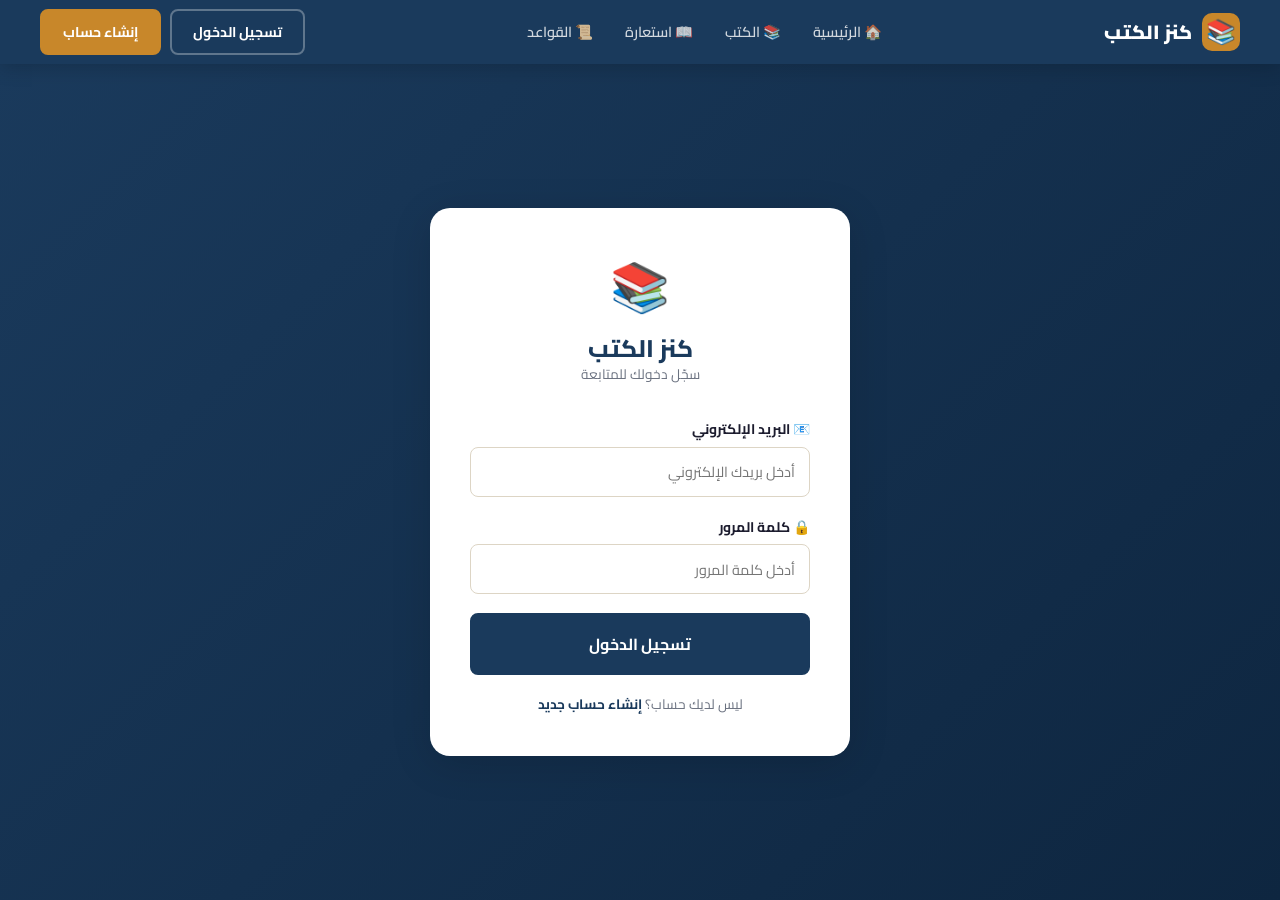
<file: profile.html>
<!DOCTYPE html>
<html lang="ar" dir="rtl">
<head>
<meta charset="UTF-8">
<meta name="viewport" content="width=device-width, initial-scale=1.0">
<title>الملف الشخصي - كنز الكتب</title>
<link rel="stylesheet" href="style.css">
</head>
<body>
<nav class="navbar">
  <div class="navbar-inner">
    <a class="navbar-brand" href="index.html"><div class="brand-icon">📚</div> كنز الكتب</a>
    <ul class="navbar-links" id="navLinks"></ul>
    <div class="navbar-actions" id="navActions"></div>
  </div>
</nav>

<div class="page-header">
  <div class="page-header-inner">
    <h1 class="page-title">👤 الملف الشخصي</h1>
  </div>
</div>

<div class="container page-wrapper" style="max-width:600px">
  <div class="card">
    <div class="card-header">
      <div class="card-title">تعديل البيانات الشخصية</div>
    </div>
    <div class="card-body">
      <form id="profileForm">
        <div class="form-group">
          <label class="form-label">الاسم الكامل</label>
          <input type="text" id="pName" class="form-control" required>
        </div>
        <div class="form-row">
          <div class="form-group">
            <label class="form-label">البريد الإلكتروني</label>
            <input type="email" id="pEmail" class="form-control" required>
          </div>
          <div class="form-group">
            <label class="form-label">رقم الجوال</label>
            <input type="tel" id="pPhone" class="form-control">
          </div>
        </div>
        <button type="submit" class="btn btn-primary">💾 حفظ التغييرات</button>
      </form>
    </div>
  </div>

  <div class="card" style="margin-top:1.5rem">
    <div class="card-header"><div class="card-title">🔒 تغيير كلمة المرور</div></div>
    <div class="card-body">
      <form id="pwForm">
        <div class="form-group">
          <label class="form-label">كلمة المرور الحالية</label>
          <input type="password" id="pwCurrent" class="form-control" required>
        </div>
        <div class="form-row">
          <div class="form-group">
            <label class="form-label">كلمة المرور الجديدة</label>
            <input type="password" id="pwNew" class="form-control" required minlength="6">
          </div>
          <div class="form-group">
            <label class="form-label">تأكيد كلمة المرور</label>
            <input type="password" id="pwConfirm" class="form-control" required>
          </div>
        </div>
        <div id="pwError" class="form-error" style="display:none;margin-bottom:0.8rem"></div>
        <button type="submit" class="btn btn-accent">🔑 تغيير كلمة المرور</button>
      </form>
    </div>
  </div>
</div>

<footer class="footer"><p>📚 كنز الكتب — جميع الحقوق محفوظة © 2024</p></footer>

<script src="core.js"></script>
<script>
if (!auth.require()) throw new Error('');
const user = auth.user;

document.addEventListener('DOMContentLoaded', () => {
  document.getElementById('pName').value = user.name;
  document.getElementById('pEmail').value = user.email;
  document.getElementById('pPhone').value = user.phone || '';
});

document.getElementById('profileForm').addEventListener('submit', async (e) => {
  e.preventDefault();
  const name = document.getElementById('pName').value.trim();
  const email = document.getElementById('pEmail').value.trim();
  const phone = document.getElementById('pPhone').value.trim();
  try {
    const updated = await api.patch(`/users/${user.id}`, { name, email, phone });
    auth.login({ ...user, ...updated });
    toast('تم حفظ التغييرات ✅', 'success');
  } catch(e) { toast('حدث خطأ في الحفظ', 'error'); }
});

document.getElementById('pwForm').addEventListener('submit', async (e) => {
  e.preventDefault();
  const current = document.getElementById('pwCurrent').value;
  const newPw = document.getElementById('pwNew').value;
  const confirm = document.getElementById('pwConfirm').value;
  const errDiv = document.getElementById('pwError');
  errDiv.style.display = 'none';

  if (current !== user.password) {
    errDiv.textContent = '❌ كلمة المرور الحالية غير صحيحة';
    errDiv.style.display = 'block';
    return;
  }
  if (newPw !== confirm) {
    errDiv.textContent = '❌ كلمتا المرور الجديدة غير متطابقتين';
    errDiv.style.display = 'block';
    return;
  }
  try {
    const updated = await api.patch(`/users/${user.id}`, { password: newPw });
    auth.login({ ...user, password: newPw });
    document.getElementById('pwForm').reset();
    toast('تم تغيير كلمة المرور ✅', 'success');
  } catch(e) { toast('حدث خطأ', 'error'); }
});
</script>
</body>
</html>
</file>
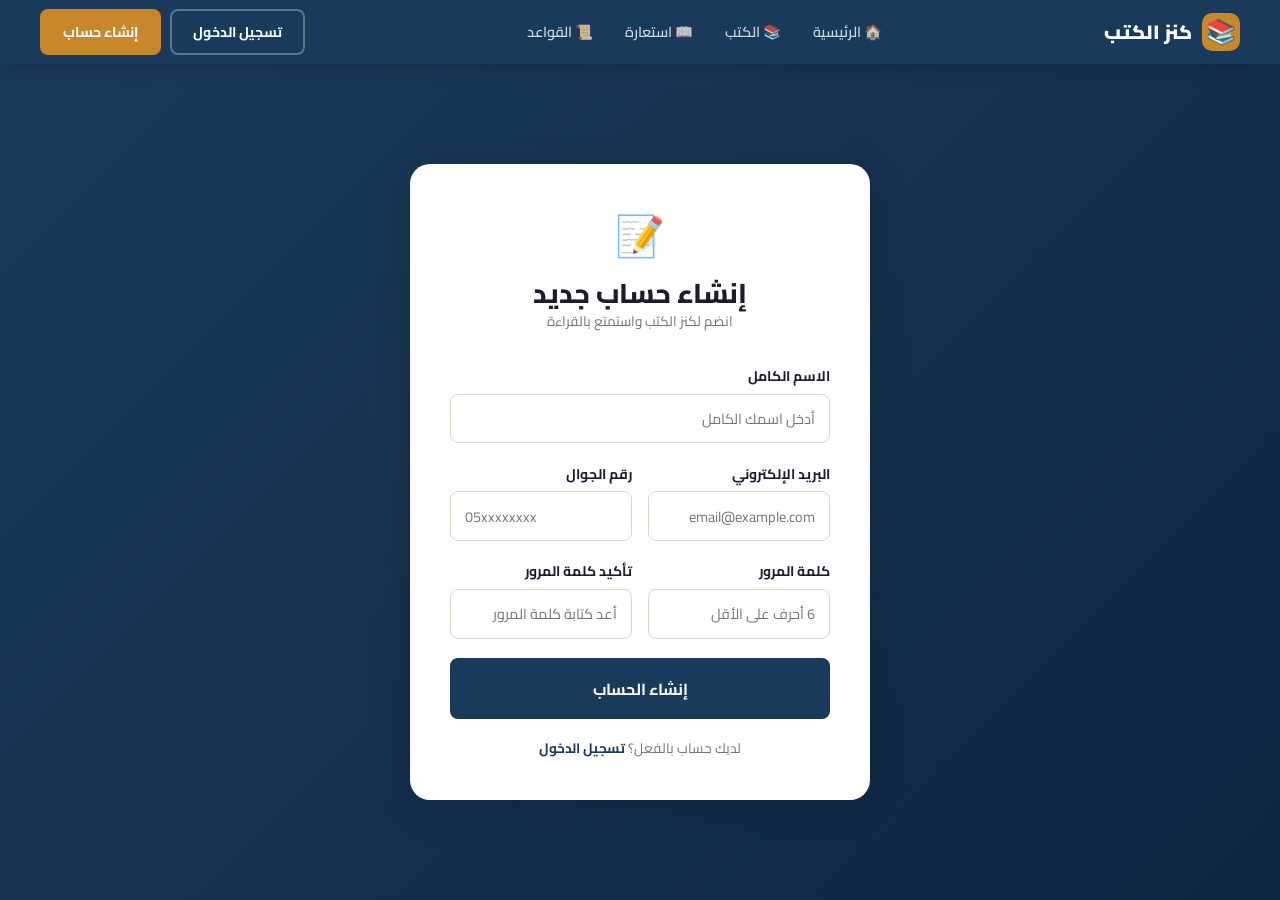
<file: register.html>
<!DOCTYPE html>
<html lang="ar" dir="rtl">
<head>
<meta charset="UTF-8">
<meta name="viewport" content="width=device-width, initial-scale=1.0">
<title>إنشاء حساب - كنز الكتب</title>
<link rel="stylesheet" href="style.css">
<style>
  body { display:flex; flex-direction:column; min-height:100vh; }
  .reg-wrap {
    flex:1; display:flex; align-items:center; justify-content:center;
    padding:2rem; background:linear-gradient(135deg, var(--primary) 0%, #0e2640 100%);
  }
  .reg-card {
    background:var(--card); border-radius:20px; padding:2.5rem;
    width:100%; max-width:460px; box-shadow:var(--shadow-lg);
    animation: fadeIn 0.4s ease;
  }
</style>
</head>
<body>

<nav class="navbar">
  <div class="navbar-inner">
    <a class="navbar-brand" href="index.html"><div class="brand-icon">📚</div> كنز الكتب</a>
    <ul class="navbar-links" id="navLinks"></ul>
    <div class="navbar-actions" id="navActions"></div>
  </div>
</nav>

<div class="reg-wrap">
  <div class="reg-card">
    <div style="text-align:center;margin-bottom:2rem">
      <span style="font-size:2.5rem">📝</span>
      <h2 style="margin-top:0.5rem">إنشاء حساب جديد</h2>
      <p style="color:var(--muted);font-size:0.85rem">انضم لكنز الكتب واستمتع بالقراءة</p>
    </div>

    <form id="regForm">
      <div class="form-group">
        <label class="form-label">الاسم الكامل</label>
        <input type="text" id="name" class="form-control" placeholder="أدخل اسمك الكامل" required>
      </div>
      <div class="form-row">
        <div class="form-group">
          <label class="form-label">البريد الإلكتروني</label>
          <input type="email" id="email" class="form-control" placeholder="email@example.com" required>
        </div>
        <div class="form-group">
          <label class="form-label">رقم الجوال</label>
          <input type="tel" id="phone" class="form-control" placeholder="05xxxxxxxx">
        </div>
      </div>
      <div class="form-row">
        <div class="form-group">
          <label class="form-label">كلمة المرور</label>
          <input type="password" id="password" class="form-control" placeholder="6 أحرف على الأقل" required minlength="6">
        </div>
        <div class="form-group">
          <label class="form-label">تأكيد كلمة المرور</label>
          <input type="password" id="password2" class="form-control" placeholder="أعد كتابة كلمة المرور" required>
        </div>
      </div>
      <div id="regError" class="form-error" style="display:none;margin-bottom:1rem"></div>
      <button type="submit" class="btn btn-primary btn-block btn-lg" id="regBtn">إنشاء الحساب</button>
    </form>

    <p style="text-align:center;margin-top:1.2rem;font-size:0.85rem;color:var(--muted)">
      لديك حساب بالفعل؟ <a href="login.html" style="color:var(--primary);font-weight:700">تسجيل الدخول</a>
    </p>
  </div>
</div>

<script src="core.js"></script>
<script>
if (auth.user) location.href = 'index.html';

document.getElementById('regForm').addEventListener('submit', async (e) => {
  e.preventDefault();
  const name      = document.getElementById('name').value.trim();
  const email     = document.getElementById('email').value.trim();
  const phone     = document.getElementById('phone').value.trim();
  const password  = document.getElementById('password').value;
  const password2 = document.getElementById('password2').value;
  const btn       = document.getElementById('regBtn');
  const errDiv    = document.getElementById('regError');

  errDiv.style.display = 'none';

  if (password !== password2) {
    errDiv.textContent = '❌ كلمتا المرور غير متطابقتين';
    errDiv.style.display = 'block';
    return;
  }

  btn.disabled = true;
  btn.textContent = '⏳ جاري الإنشاء...';

  try {
    // إنشاء المستخدم — الـ PHP سيشفّر كلمة المرور تلقائياً
    const newUser = await api.post('/users', {
      name, email, phone, password,
      role: 'user', status: 'active',
      created_at: new Date().toISOString()
    });

    // نعمل login عبر الـ endpoint الآمن
    const res  = await fetch('login_api.php', {
      method:  'POST',
      headers: { 'Content-Type': 'application/json' },
      body:    JSON.stringify({ email, password })
    });
    const user = await res.json();

    auth.login(user);
    toast('تم إنشاء حسابك بنجاح! 🎉', 'success');
    setTimeout(() => location.href = 'dashboard.html', 900);

  } catch(err) {
    errDiv.textContent = err.message === 'SQLSTATE[23000]' || err.message?.includes('Duplicate')
      ? '❌ هذا البريد الإلكتروني مسجّل مسبقًا'
      : '⚠️ ' + (err.message || 'خطأ في الاتصال بالخادم');
    errDiv.style.display = 'block';
  } finally {
    btn.disabled = false;
    btn.textContent = 'إنشاء الحساب';
  }
});
</script>
</body>
</html>
</file>
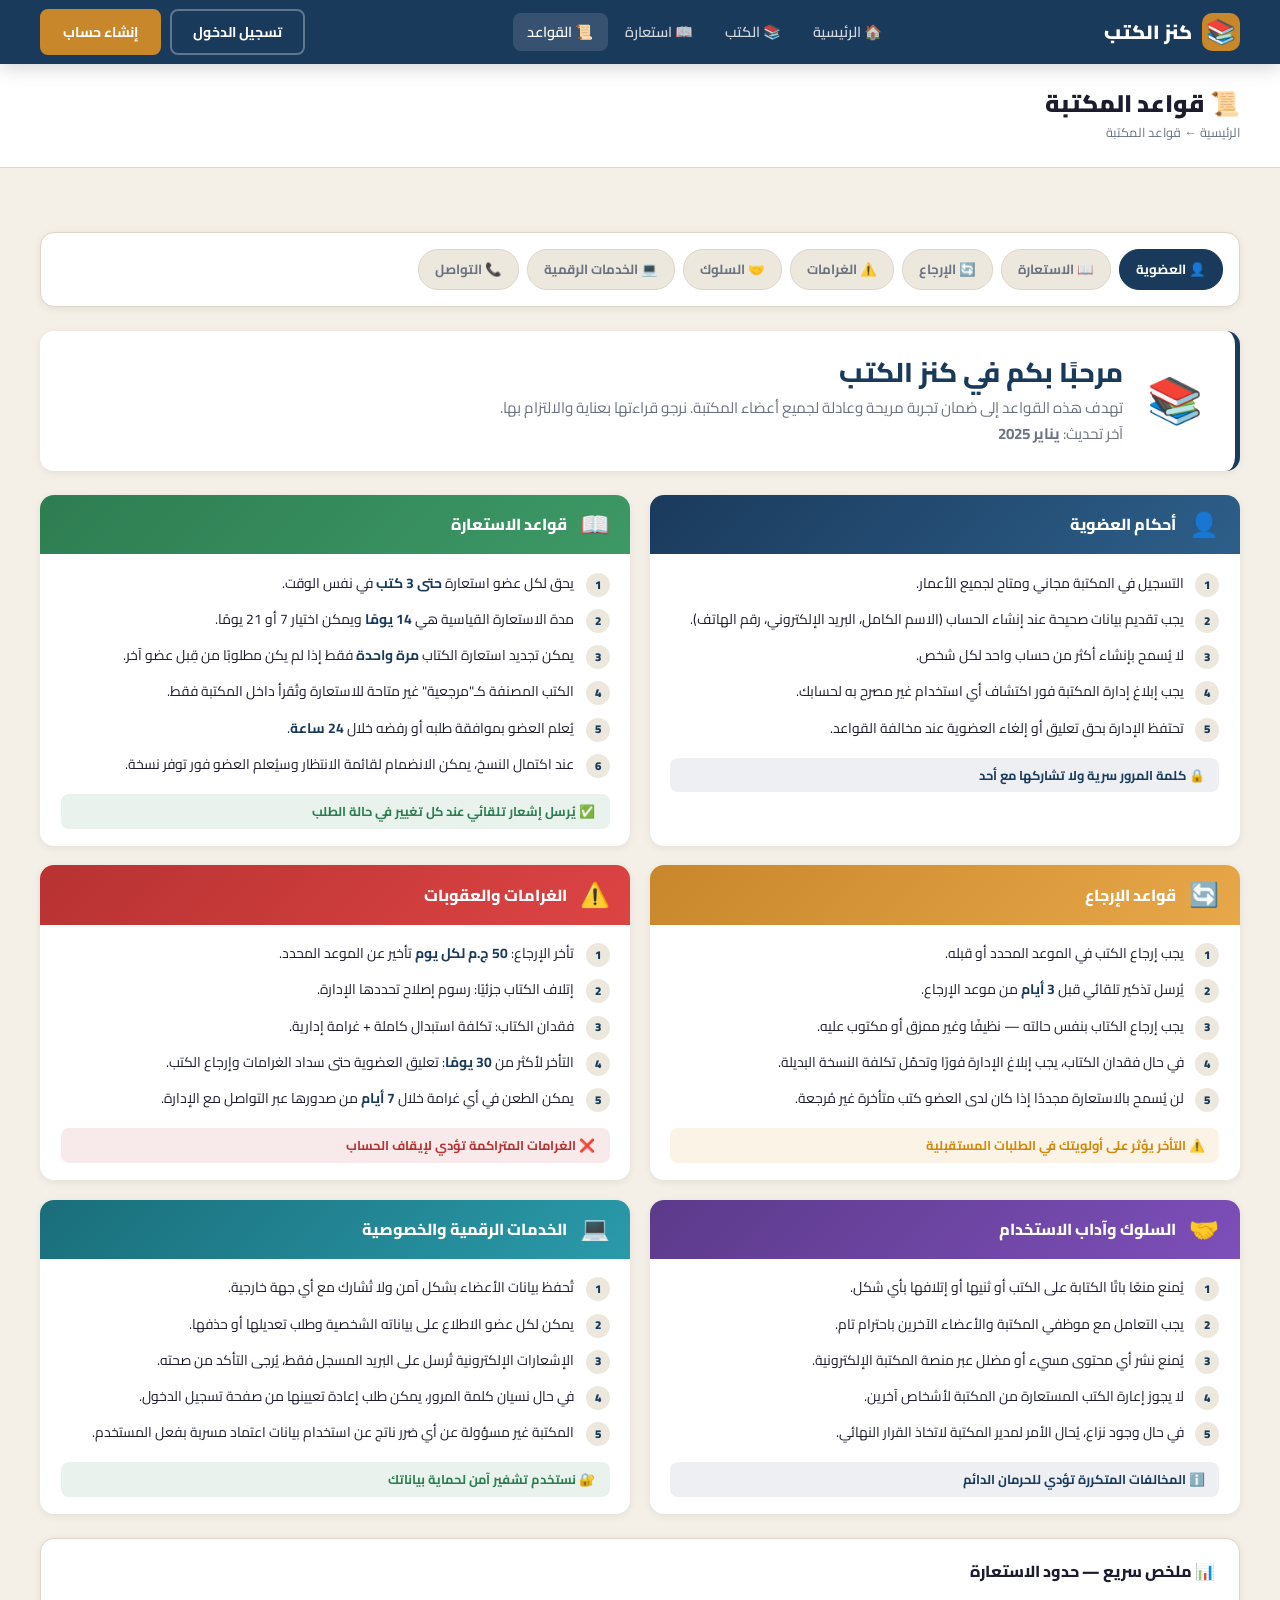
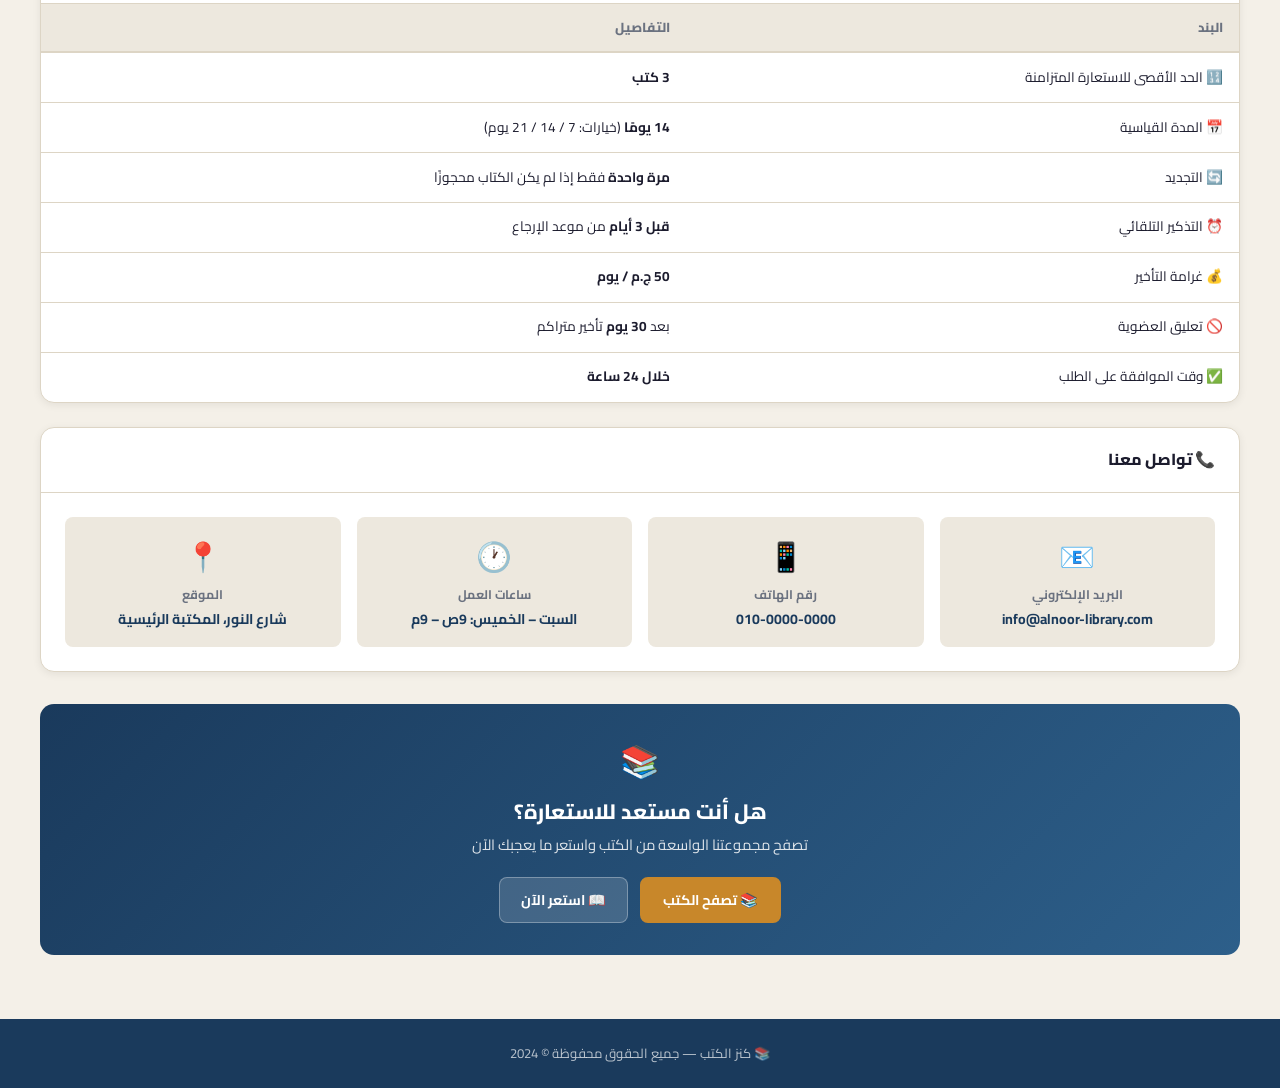
<file: rules.html>
<!DOCTYPE html>
<html lang="ar" dir="rtl">
<head>
<meta charset="UTF-8">
<meta name="viewport" content="width=device-width, initial-scale=1.0">
<title>قواعد المكتبة - كنز الكتب</title>
<link rel="stylesheet" href="style.css">
</head>
<body>

<nav class="navbar">
  <div class="navbar-inner">
    <a class="navbar-brand" href="index.html"><div class="brand-icon">📚</div> كنز الكتب</a>
    <ul class="navbar-links" id="navLinks"></ul>
    <div class="navbar-actions" id="navActions"></div>
  </div>
</nav>

<div class="page-header">
  <div class="page-header-inner">
    <div>
      <h1 class="page-title">📜 قواعد المكتبة</h1>
      <div class="breadcrumb">الرئيسية ← قواعد المكتبة</div>
    </div>
  </div>
</div>

<div class="container page-wrapper">

  <!-- Quick Nav Tabs -->
  <div class="card" style="margin-bottom:1.5rem">
    <div style="display:flex;flex-wrap:wrap;gap:0.5rem;padding:1rem">
      <button class="rules-tab active" onclick="scrollToSection('membership')">👤 العضوية</button>
      <button class="rules-tab" onclick="scrollToSection('borrow')">📖 الاستعارة</button>
      <button class="rules-tab" onclick="scrollToSection('return')">🔄 الإرجاع</button>
      <button class="rules-tab" onclick="scrollToSection('fines')">⚠️ الغرامات</button>
      <button class="rules-tab" onclick="scrollToSection('conduct')">🤝 السلوك</button>
      <button class="rules-tab" onclick="scrollToSection('digital')">💻 الخدمات الرقمية</button>
      <button class="rules-tab" onclick="scrollToSection('contact')">📞 التواصل</button>
    </div>
  </div>

  <!-- Intro Banner -->
  <div class="rules-banner">
    <div style="font-size:2.8rem">📚</div>
    <div>
      <h2 style="margin-bottom:0.3rem;color:var(--primary)">مرحبًا بكم في كنز الكتب</h2>
      <p style="color:var(--muted);font-size:0.95rem;line-height:1.7">
        تهدف هذه القواعد إلى ضمان تجربة مريحة وعادلة لجميع أعضاء المكتبة. نرجو قراءتها بعناية والالتزام بها.
        <br>آخر تحديث: <strong>يناير 2025</strong>
      </p>
    </div>
  </div>

  <div style="display:grid;grid-template-columns:1fr 1fr;gap:1.2rem" class="rules-grid">

    <!-- SECTION 1: MEMBERSHIP -->
    <div class="rules-card" id="membership">
      <div class="rules-card-header" style="background:linear-gradient(135deg,var(--primary),var(--primary-lt))">
        <span class="rules-icon">👤</span>
        <h3>أحكام العضوية</h3>
      </div>
      <div class="rules-card-body">
        <div class="rule-item">
          <div class="rule-num">1</div>
          <div class="rule-text">التسجيل في المكتبة مجاني ومتاح لجميع الأعمار.</div>
        </div>
        <div class="rule-item">
          <div class="rule-num">2</div>
          <div class="rule-text">يجب تقديم بيانات صحيحة عند إنشاء الحساب (الاسم الكامل، البريد الإلكتروني، رقم الهاتف).</div>
        </div>
        <div class="rule-item">
          <div class="rule-num">3</div>
          <div class="rule-text">لا يُسمح بإنشاء أكثر من حساب واحد لكل شخص.</div>
        </div>
        <div class="rule-item">
          <div class="rule-num">4</div>
          <div class="rule-text">يجب إبلاغ إدارة المكتبة فور اكتشاف أي استخدام غير مصرح به لحسابك.</div>
        </div>
        <div class="rule-item">
          <div class="rule-num">5</div>
          <div class="rule-text">تحتفظ الإدارة بحق تعليق أو إلغاء العضوية عند مخالفة القواعد.</div>
        </div>
        <div class="rule-badge info">🔒 كلمة المرور سرية ولا تشاركها مع أحد</div>
      </div>
    </div>

    <!-- SECTION 2: BORROWING -->
    <div class="rules-card" id="borrow">
      <div class="rules-card-header" style="background:linear-gradient(135deg,#2e7d52,#3d9966)">
        <span class="rules-icon">📖</span>
        <h3>قواعد الاستعارة</h3>
      </div>
      <div class="rules-card-body">
        <div class="rule-item">
          <div class="rule-num">1</div>
          <div class="rule-text">يحق لكل عضو استعارة <strong>حتى 3 كتب</strong> في نفس الوقت.</div>
        </div>
        <div class="rule-item">
          <div class="rule-num">2</div>
          <div class="rule-text">مدة الاستعارة القياسية هي <strong>14 يومًا</strong> ويمكن اختيار 7 أو 21 يومًا.</div>
        </div>
        <div class="rule-item">
          <div class="rule-num">3</div>
          <div class="rule-text">يمكن تجديد استعارة الكتاب <strong>مرة واحدة</strong> فقط إذا لم يكن مطلوبًا من قِبل عضو آخر.</div>
        </div>
        <div class="rule-item">
          <div class="rule-num">4</div>
          <div class="rule-text">الكتب المصنفة كـ"مرجعية" غير متاحة للاستعارة وتُقرأ داخل المكتبة فقط.</div>
        </div>
        <div class="rule-item">
          <div class="rule-num">5</div>
          <div class="rule-text">يُعلم العضو بموافقة طلبه أو رفضه خلال <strong>24 ساعة</strong>.</div>
        </div>
        <div class="rule-item">
          <div class="rule-num">6</div>
          <div class="rule-text">عند اكتمال النسخ، يمكن الانضمام لقائمة الانتظار وسيُعلم العضو فور توفر نسخة.</div>
        </div>
        <div class="rule-badge success">✅ يُرسل إشعار تلقائي عند كل تغيير في حالة الطلب</div>
      </div>
    </div>

    <!-- SECTION 3: RETURN -->
    <div class="rules-card" id="return">
      <div class="rules-card-header" style="background:linear-gradient(135deg,var(--accent),var(--accent-lt))">
        <span class="rules-icon">🔄</span>
        <h3>قواعد الإرجاع</h3>
      </div>
      <div class="rules-card-body">
        <div class="rule-item">
          <div class="rule-num">1</div>
          <div class="rule-text">يجب إرجاع الكتب في الموعد المحدد أو قبله.</div>
        </div>
        <div class="rule-item">
          <div class="rule-num">2</div>
          <div class="rule-text">يُرسل تذكير تلقائي قبل <strong>3 أيام</strong> من موعد الإرجاع.</div>
        </div>
        <div class="rule-item">
          <div class="rule-num">3</div>
          <div class="rule-text">يجب إرجاع الكتاب بنفس حالته — نظيفًا وغير ممزق أو مكتوب عليه.</div>
        </div>
        <div class="rule-item">
          <div class="rule-num">4</div>
          <div class="rule-text">في حال فقدان الكتاب، يجب إبلاغ الإدارة فورًا وتحمّل تكلفة النسخة البديلة.</div>
        </div>
        <div class="rule-item">
          <div class="rule-num">5</div>
          <div class="rule-text">لن يُسمح بالاستعارة مجددًا إذا كان لدى العضو كتب متأخرة غير مُرجعة.</div>
        </div>
        <div class="rule-badge warning">⚠️ التأخر يؤثر على أولويتك في الطلبات المستقبلية</div>
      </div>
    </div>

    <!-- SECTION 4: FINES -->
    <div class="rules-card" id="fines">
      <div class="rules-card-header" style="background:linear-gradient(135deg,var(--danger),#d44)">
        <span class="rules-icon">⚠️</span>
        <h3>الغرامات والعقوبات</h3>
      </div>
      <div class="rules-card-body">
        <div class="rule-item">
          <div class="rule-num">1</div>
          <div class="rule-text">تأخر الإرجاع: <strong>50 ج.م لكل يوم</strong> تأخير عن الموعد المحدد.</div>
        </div>
        <div class="rule-item">
          <div class="rule-num">2</div>
          <div class="rule-text">إتلاف الكتاب جزئيًا: رسوم إصلاح تحددها الإدارة.</div>
        </div>
        <div class="rule-item">
          <div class="rule-num">3</div>
          <div class="rule-text">فقدان الكتاب: تكلفة استبدال كاملة + غرامة إدارية.</div>
        </div>
        <div class="rule-item">
          <div class="rule-num">4</div>
          <div class="rule-text">التأخر لأكثر من <strong>30 يومًا</strong>: تعليق العضوية حتى سداد الغرامات وإرجاع الكتب.</div>
        </div>
        <div class="rule-item">
          <div class="rule-num">5</div>
          <div class="rule-text">يمكن الطعن في أي غرامة خلال <strong>7 أيام</strong> من صدورها عبر التواصل مع الإدارة.</div>
        </div>
        <div class="rule-badge danger">❌ الغرامات المتراكمة تؤدي لإيقاف الحساب</div>
      </div>
    </div>

    <!-- SECTION 5: CONDUCT -->
    <div class="rules-card" id="conduct">
      <div class="rules-card-header" style="background:linear-gradient(135deg,#5c3a8a,#7d4fba)">
        <span class="rules-icon">🤝</span>
        <h3>السلوك وآداب الاستخدام</h3>
      </div>
      <div class="rules-card-body">
        <div class="rule-item">
          <div class="rule-num">1</div>
          <div class="rule-text">يُمنع منعًا باتًا الكتابة على الكتب أو ثنيها أو إتلافها بأي شكل.</div>
        </div>
        <div class="rule-item">
          <div class="rule-num">2</div>
          <div class="rule-text">يجب التعامل مع موظفي المكتبة والأعضاء الآخرين باحترام تام.</div>
        </div>
        <div class="rule-item">
          <div class="rule-num">3</div>
          <div class="rule-text">يُمنع نشر أي محتوى مسيء أو مضلل عبر منصة المكتبة الإلكترونية.</div>
        </div>
        <div class="rule-item">
          <div class="rule-num">4</div>
          <div class="rule-text">لا يجوز إعارة الكتب المستعارة من المكتبة لأشخاص آخرين.</div>
        </div>
        <div class="rule-item">
          <div class="rule-num">5</div>
          <div class="rule-text">في حال وجود نزاع، يُحال الأمر لمدير المكتبة لاتخاذ القرار النهائي.</div>
        </div>
        <div class="rule-badge info">ℹ️ المخالفات المتكررة تؤدي للحرمان الدائم</div>
      </div>
    </div>

    <!-- SECTION 6: DIGITAL -->
    <div class="rules-card" id="digital">
      <div class="rules-card-header" style="background:linear-gradient(135deg,#1a6e7a,#2a9aaa)">
        <span class="rules-icon">💻</span>
        <h3>الخدمات الرقمية والخصوصية</h3>
      </div>
      <div class="rules-card-body">
        <div class="rule-item">
          <div class="rule-num">1</div>
          <div class="rule-text">تُحفظ بيانات الأعضاء بشكل آمن ولا تُشارك مع أي جهة خارجية.</div>
        </div>
        <div class="rule-item">
          <div class="rule-num">2</div>
          <div class="rule-text">يمكن لكل عضو الاطلاع على بياناته الشخصية وطلب تعديلها أو حذفها.</div>
        </div>
        <div class="rule-item">
          <div class="rule-num">3</div>
          <div class="rule-text">الإشعارات الإلكترونية تُرسل على البريد المسجل فقط، يُرجى التأكد من صحته.</div>
        </div>
        <div class="rule-item">
          <div class="rule-num">4</div>
          <div class="rule-text">في حال نسيان كلمة المرور، يمكن طلب إعادة تعيينها من صفحة تسجيل الدخول.</div>
        </div>
        <div class="rule-item">
          <div class="rule-num">5</div>
          <div class="rule-text">المكتبة غير مسؤولة عن أي ضرر ناتج عن استخدام بيانات اعتماد مسربة بفعل المستخدم.</div>
        </div>
        <div class="rule-badge success">🔐 نستخدم تشفير آمن لحماية بياناتك</div>
      </div>
    </div>

  </div><!-- end grid -->

  <!-- Summary Table -->
  <div class="card" style="margin-top:1.5rem">
    <div class="card-header">
      <div class="card-title">📊 ملخص سريع — حدود الاستعارة</div>
    </div>
    <div class="table-wrap">
      <table>
        <thead>
          <tr>
            <th>البند</th>
            <th>التفاصيل</th>
          </tr>
        </thead>
        <tbody>
          <tr><td>🔢 الحد الأقصى للاستعارة المتزامنة</td><td><strong>3 كتب</strong></td></tr>
          <tr><td>📅 المدة القياسية</td><td><strong>14 يومًا</strong> (خيارات: 7 / 14 / 21 يوم)</td></tr>
          <tr><td>🔄 التجديد</td><td><strong>مرة واحدة</strong> فقط إذا لم يكن الكتاب محجوزًا</td></tr>
          <tr><td>⏰ التذكير التلقائي</td><td><strong>قبل 3 أيام</strong> من موعد الإرجاع</td></tr>
          <tr><td>💰 غرامة التأخير</td><td><strong>50 ج.م / يوم</strong></td></tr>
          <tr><td>🚫 تعليق العضوية</td><td>بعد <strong>30 يوم</strong> تأخير متراكم</td></tr>
          <tr><td>✅ وقت الموافقة على الطلب</td><td><strong>خلال 24 ساعة</strong></td></tr>
        </tbody>
      </table>
    </div>
  </div>

  <!-- CONTACT SECTION -->
  <div class="card" id="contact" style="margin-top:1.5rem">
    <div class="card-header">
      <div class="card-title">📞 تواصل معنا</div>
    </div>
    <div style="padding:1.5rem;display:grid;grid-template-columns:repeat(auto-fill,minmax(220px,1fr));gap:1rem">
      <div class="contact-card">
        <div class="contact-icon">📧</div>
        <div class="contact-title">البريد الإلكتروني</div>
        <div class="contact-val">info@alnoor-library.com</div>
      </div>
      <div class="contact-card">
        <div class="contact-icon">📱</div>
        <div class="contact-title">رقم الهاتف</div>
        <div class="contact-val">010-0000-0000</div>
      </div>
      <div class="contact-card">
        <div class="contact-icon">🕐</div>
        <div class="contact-title">ساعات العمل</div>
        <div class="contact-val">السبت – الخميس: 9ص – 9م</div>
      </div>
      <div class="contact-card">
        <div class="contact-icon">📍</div>
        <div class="contact-title">الموقع</div>
        <div class="contact-val">شارع النور، المكتبة الرئيسية</div>
      </div>
    </div>
  </div>

  <!-- CTA -->
  <div style="text-align:center;margin-top:2rem;padding:2rem;background:linear-gradient(135deg,var(--primary),var(--primary-lt));border-radius:var(--radius);color:#fff">
    <div style="font-size:2rem;margin-bottom:0.7rem">📚</div>
    <h3 style="margin-bottom:0.5rem">هل أنت مستعد للاستعارة؟</h3>
    <p style="opacity:0.85;margin-bottom:1.3rem;font-size:0.92rem">تصفح مجموعتنا الواسعة من الكتب واستعر ما يعجبك الآن</p>
    <div style="display:flex;gap:0.8rem;justify-content:center;flex-wrap:wrap">
      <a href="books.html" class="btn btn-accent">📚 تصفح الكتب</a>
      <a href="borrow.html" class="btn" style="background:rgba(255,255,255,0.15);color:#fff;border:1px solid rgba(255,255,255,0.3)">📖 استعر الآن</a>
    </div>
  </div>

</div>

<footer class="footer"><p>📚 كنز الكتب — جميع الحقوق محفوظة © 2024</p></footer>

<style>
/* Rules page styles */
.rules-grid { }
@media (max-width: 768px) { .rules-grid { grid-template-columns:1fr!important } }

.rules-banner {
  display:flex;gap:1.5rem;align-items:center;
  background:var(--card);border-radius:var(--radius);padding:1.5rem 2rem;
  box-shadow:var(--shadow-sm);margin-bottom:1.5rem;
  border-right:5px solid var(--primary);
}
@media (max-width:500px) { .rules-banner { flex-direction:column;text-align:center } }

.rules-tab {
  padding:0.45rem 1rem;border-radius:20px;border:1.5px solid var(--border);
  background:var(--bg2);font-size:0.83rem;font-weight:700;color:var(--muted);
  transition:all 0.2s;cursor:pointer;
}
.rules-tab:hover, .rules-tab.active {
  background:var(--primary);color:#fff;border-color:var(--primary);
}

.rules-card {
  background:var(--card);border-radius:var(--radius);box-shadow:var(--shadow-sm);overflow:hidden;
}
.rules-card-header {
  display:flex;align-items:center;gap:0.8rem;padding:1.1rem 1.3rem;color:#fff;
}
.rules-icon { font-size:1.5rem;line-height:1 }
.rules-card-header h3 { font-size:1rem;margin:0;font-weight:800 }
.rules-card-body { padding:1.1rem 1.3rem;display:flex;flex-direction:column;gap:0.7rem }

.rule-item { display:flex;gap:0.7rem;align-items:flex-start }
.rule-num {
  min-width:24px;height:24px;border-radius:50%;background:var(--bg2);
  display:flex;align-items:center;justify-content:center;
  font-size:0.72rem;font-weight:900;color:var(--primary);flex-shrink:0;margin-top:1px;
}
.rule-text { font-size:0.87rem;line-height:1.6;color:var(--text) }
.rule-text strong { color:var(--primary) }

.rule-badge {
  padding:0.45rem 0.9rem;border-radius:var(--radius-sm);font-size:0.8rem;font-weight:700;margin-top:0.3rem;
}
.rule-badge.info    { background:rgba(26,58,92,0.08);color:var(--primary) }
.rule-badge.success { background:rgba(46,125,82,0.1);color:var(--success) }
.rule-badge.warning { background:rgba(212,136,10,0.1);color:var(--warning) }
.rule-badge.danger  { background:rgba(184,50,50,0.1);color:var(--danger) }

.contact-card {
  background:var(--bg2);border-radius:var(--radius-sm);padding:1rem;text-align:center;
  transition:box-shadow 0.2s;
}
.contact-card:hover { box-shadow:var(--shadow-sm) }
.contact-icon { font-size:1.8rem;margin-bottom:0.4rem }
.contact-title { font-size:0.78rem;color:var(--muted);font-weight:700;margin-bottom:0.2rem }
.contact-val { font-size:0.88rem;font-weight:700;color:var(--primary) }
</style>

<script src="core.js"></script>
<script>
function scrollToSection(id) {
  const el = document.getElementById(id);
  if (!el) return;
  const offset = 80;
  const top = el.getBoundingClientRect().top + window.scrollY - offset;
  window.scrollTo({ top, behavior:'smooth' });
  // Highlight active tab
  document.querySelectorAll('.rules-tab').forEach(t => {
    t.classList.toggle('active', t.getAttribute('onclick').includes(id));
  });
}
</script>
</body>
</html>
</file>
<file: style.css>
@import url('https://fonts.googleapis.com/css2?family=Cairo:wght@300;400;500;600;700;800;900&family=Amiri:wght@400;700&display=swap');

/* ════════════════════════════════════════
   DESIGN SYSTEM - VARIABLES
════════════════════════════════════════ */
:root {
  --primary:    #1a3a5c;
  --primary-lt: #2d5f8a;
  --accent:     #c8872a;
  --accent-lt:  #e8a84a;
  --success:    #2e7d52;
  --danger:     #b83232;
  --warning:    #d4880a;
  --bg:         #f4f0e8;
  --bg2:        #ede8de;
  --card:       #ffffff;
  --text:       #1c1c2e;
  --muted:      #6b7280;
  --border:     #ddd5c5;
  --shadow-sm:  0 2px 8px rgba(0,0,0,0.07);
  --shadow:     0 4px 20px rgba(0,0,0,0.10);
  --shadow-lg:  0 8px 40px rgba(0,0,0,0.14);
  --radius:     14px;
  --radius-sm:  8px;
  --transition: 0.22s cubic-bezier(0.4,0,0.2,1);
}

/* ════════════════════════════════════════
   RESET & BASE
════════════════════════════════════════ */
*, *::before, *::after { margin:0; padding:0; box-sizing:border-box; }

html { scroll-behavior: smooth; }

body {
  font-family: 'Cairo', sans-serif;
  background: var(--bg);
  color: var(--text);
  direction: rtl;
  min-height: 100vh;
  font-size: 15px;
  line-height: 1.6;
}

a { text-decoration: none; color: inherit; }
img { max-width: 100%; display: block; }
button { cursor: pointer; font-family: 'Cairo', sans-serif; }
input, textarea, select { font-family: 'Cairo', sans-serif; }

/* ════════════════════════════════════════
   INLINE STYLES REPLACEMENT CLASSES
════════════════════════════════════════ */
.btn-hero-secondary {
  background: rgba(255,255,255,0.2);
  color: #fff;
  border-color: rgba(255,255,255,0.4);
}

.btn-hero-tertiary {
  background: rgba(255,255,255,0.15);
  color: #fff;
  border-color: rgba(255,255,255,0.3);
}

.section-padded {
  padding: 3rem 0;
}

.section-padded-alt {
  padding: 2rem 0 3rem;
  background: var(--bg2);
}

.section-title-margin {
  margin-bottom: 1.5rem;
}

.section-title-centered {
  margin-bottom: 2rem;
  justify-content: center;
}

.cats-grid {
  display: grid;
  grid-template-columns: repeat(auto-fill, minmax(160px, 1fr));
  gap: 1rem;
}

.how-it-works-grid {
  display: grid;
  grid-template-columns: repeat(auto-fit, minmax(200px, 1fr));
  gap: 1.5rem;
  text-align: center;
}

.how-it-works-card {
  padding: 2rem;
}

.how-it-works-icon {
  font-size: 2.5rem;
  margin-bottom: 1rem;
}

.how-it-works-title {
  margin-bottom: 0.5rem;
}

.how-it-works-desc {
  color: var(--muted);
  font-size: 0.85rem;
}

.cat-card {
  padding: 1.2rem;
  text-align: center;
  transition: var(--transition);
  cursor: pointer;
}

.cat-card:hover {
  border-color: var(--primary);
}

.cat-card-icon {
  font-size: 2rem;
  margin-bottom: 0.5rem;
}

.cat-card-name {
  font-weight: 700;
  font-size: 0.9rem;
}

.error-message {
  color: var(--muted);
  padding: 1rem;
}

.hidden {
  display: none !important;
}

.book-count {
  color: var(--muted);
  font-size: 0.88rem;
  font-weight: 600;
}

.book-card-btn {
  margin-top: 0.7rem;
}

/* ════════════════════════════════════════
   SCROLLBAR
════════════════════════════════════════ */
::-webkit-scrollbar { width: 6px; }
::-webkit-scrollbar-track { background: var(--bg2); }
::-webkit-scrollbar-thumb { background: var(--border); border-radius: 3px; }
::-webkit-scrollbar-thumb:hover { background: var(--primary-lt); }

/* ════════════════════════════════════════
   TYPOGRAPHY
════════════════════════════════════════ */
h1,h2,h3,h4,h5 { font-weight: 800; line-height: 1.3; }
h1 { font-size: 2.2rem; }
h2 { font-size: 1.7rem; }
h3 { font-size: 1.3rem; }
h4 { font-size: 1.05rem; }

/* ════════════════════════════════════════
   LAYOUT
════════════════════════════════════════ */
.container { max-width: 1200px; margin: 0 auto; padding: 0 1.5rem; }
.page-wrapper { padding: 2rem 0 4rem; }

/* ════════════════════════════════════════
   NAVBAR
════════════════════════════════════════ */
.navbar {
  background: var(--primary);
  padding: 0 1.5rem;
  position: sticky;
  top: 0;
  z-index: 1000;
  box-shadow: 0 2px 20px rgba(0,0,0,0.2);
}

.navbar-inner {
  max-width: 1200px;
  margin: 0 auto;
  display: flex;
  align-items: center;
  justify-content: space-between;
  height: 64px;
  gap: 1rem;
}

.navbar-brand {
  display: flex;
  align-items: center;
  gap: 0.6rem;
  color: #fff;
  font-weight: 900;
  font-size: 1.2rem;
  white-space: nowrap;
}

.navbar-brand .brand-icon {
  font-size: 1.5rem;
  background: var(--accent);
  width: 38px; height: 38px;
  border-radius: 10px;
  display: flex; align-items: center; justify-content: center;
}

.navbar-links {
  display: flex;
  align-items: center;
  gap: 0.2rem;
  list-style: none;
}

.navbar-links a {
  color: rgba(255,255,255,0.8);
  padding: 0.45rem 0.9rem;
  border-radius: 8px;
  font-weight: 600;
  font-size: 0.9rem;
  transition: var(--transition);
  display: flex; align-items: center; gap: 0.4rem;
}

.navbar-links a:hover,
.navbar-links a.active {
  background: rgba(255,255,255,0.12);
  color: #fff;
}

.navbar-actions {
  display: flex;
  align-items: center;
  gap: 0.6rem;
}

.btn-notif {
  position: relative;
  background: rgba(255,255,255,0.1);
  border: none;
  color: #fff;
  width: 38px; height: 38px;
  border-radius: 10px;
  font-size: 1.1rem;
  display: flex; align-items: center; justify-content: center;
  transition: var(--transition);
}
.btn-notif:hover { background: rgba(255,255,255,0.2); }

.notif-badge {
  position: absolute;
  top: -3px; left: -3px;
  background: var(--accent);
  color: #fff;
  font-size: 0.65rem;
  font-weight: 800;
  width: 18px; height: 18px;
  border-radius: 50%;
  display: flex; align-items: center; justify-content: center;
  border: 2px solid var(--primary);
}

.user-menu {
  position: relative;
}

.user-btn {
  display: flex;
  align-items: center;
  gap: 0.5rem;
  background: rgba(255,255,255,0.1);
  border: 1px solid rgba(255,255,255,0.15);
  color: #fff;
  padding: 0.4rem 0.9rem;
  border-radius: 10px;
  font-weight: 700;
  font-size: 0.88rem;
  transition: var(--transition);
}
.user-btn:hover { background: rgba(255,255,255,0.2); }

.user-dropdown {
  position: absolute;
  top: calc(100% + 8px);
  left: 0;
  background: var(--card);
  border: 1px solid var(--border);
  border-radius: var(--radius);
  box-shadow: var(--shadow-lg);
  min-width: 180px;
  opacity: 0;
  visibility: hidden;
  transform: translateY(-8px);
  transition: var(--transition);
  overflow: hidden;
  z-index: 100;
}

.user-dropdown.open {
  opacity: 1;
  visibility: visible;
  transform: translateY(0);
}

.user-dropdown a, .user-dropdown button {
  display: flex;
  align-items: center;
  gap: 0.6rem;
  padding: 0.7rem 1rem;
  color: var(--text);
  font-size: 0.88rem;
  font-weight: 600;
  width: 100%;
  background: none;
  border: none;
  text-align: right;
  transition: background 0.15s;
}
.user-dropdown a:hover, .user-dropdown button:hover { background: var(--bg); }
.user-dropdown .logout-btn { color: var(--danger); border-top: 1px solid var(--border); }

/* ════════════════════════════════════════
   BUTTONS
════════════════════════════════════════ */
.btn {
  display: inline-flex;
  align-items: center;
  gap: 0.4rem;
  padding: 0.6rem 1.3rem;
  border-radius: var(--radius-sm);
  font-weight: 700;
  font-size: 0.88rem;
  border: 2px solid transparent;
  transition: var(--transition);
  cursor: pointer;
  font-family: 'Cairo', sans-serif;
  white-space: nowrap;
}

.btn-primary {
  background: var(--primary);
  color: #fff;
  border-color: var(--primary);
}
.btn-primary:hover { background: var(--primary-lt); border-color: var(--primary-lt); transform: translateY(-1px); box-shadow: var(--shadow); }

.btn-accent {
  background: var(--accent);
  color: #fff;
  border-color: var(--accent);
}
.btn-accent:hover { background: var(--accent-lt); border-color: var(--accent-lt); transform: translateY(-1px); box-shadow: var(--shadow); }

.btn-success {
  background: var(--success);
  color: #fff;
  border-color: var(--success);
}
.btn-success:hover { opacity: 0.9; transform: translateY(-1px); }

.btn-danger {
  background: var(--danger);
  color: #fff;
  border-color: var(--danger);
}
.btn-danger:hover { opacity: 0.9; transform: translateY(-1px); }

.btn-outline {
  background: transparent;
  color: var(--primary);
  border-color: var(--border);
}
.btn-outline:hover { border-color: var(--primary); background: var(--bg); }

.btn-sm { padding: 0.4rem 0.8rem; font-size: 0.8rem; }
.btn-lg { padding: 0.85rem 1.8rem; font-size: 1rem; }
.btn-block { width: 100%; justify-content: center; }
.btn:disabled { opacity: 0.5; cursor: not-allowed; transform: none !important; }

/* ════════════════════════════════════════
   CARDS
════════════════════════════════════════ */
.card {
  background: var(--card);
  border: 1px solid var(--border);
  border-radius: var(--radius);
  box-shadow: var(--shadow-sm);
}

.card-header {
  padding: 1.2rem 1.5rem;
  border-bottom: 1px solid var(--border);
  display: flex;
  align-items: center;
  justify-content: space-between;
  gap: 1rem;
}

.card-title {
  font-size: 1rem;
  font-weight: 800;
  display: flex;
  align-items: center;
  gap: 0.5rem;
}

.card-body { padding: 1.5rem; }

/* ════════════════════════════════════════
   BOOK CARD
════════════════════════════════════════ */
.books-grid {
  display: grid;
  grid-template-columns: repeat(auto-fill, minmax(200px, 1fr));
  gap: 1.3rem;
}

.book-card {
  background: var(--card);
  border: 1px solid var(--border);
  border-radius: var(--radius);
  overflow: hidden;
  box-shadow: var(--shadow-sm);
  transition: var(--transition);
  cursor: pointer;
  display: flex;
  flex-direction: column;
}

.book-card:hover {
  transform: translateY(-5px);
  box-shadow: var(--shadow-lg);
  border-color: var(--primary-lt);
}

.book-cover {
  width: 100%;
  height: 220px;
  object-fit: cover;
  transition: transform 0.4s ease;
}
.book-card:hover .book-cover { transform: scale(1.04); }

.book-cover-wrap {
  position: relative;
  overflow: hidden;
}

.book-status-badge {
  position: absolute;
  top: 10px;
  right: 10px;
  padding: 0.2rem 0.6rem;
  border-radius: 20px;
  font-size: 0.72rem;
  font-weight: 800;
}

.badge-available {
  background: rgba(46,125,82,0.9);
  color: #fff;
}

.badge-unavailable {
  background: rgba(184,50,50,0.9);
  color: #fff;
}

.book-info { padding: 1rem; flex: 1; display: flex; flex-direction: column; }
.book-title { font-size: 0.92rem; font-weight: 800; margin-bottom: 0.25rem; line-height: 1.3; }
.book-author { font-size: 0.78rem; color: var(--muted); margin-bottom: 0.7rem; }

.book-cat {
  display: inline-flex;
  align-items: center;
  gap: 0.3rem;
  background: var(--bg);
  border: 1px solid var(--border);
  border-radius: 20px;
  padding: 0.18rem 0.6rem;
  font-size: 0.72rem;
  font-weight: 700;
  color: var(--primary);
  margin-bottom: auto;
}

/* ════════════════════════════════════════
   STATS CARDS
════════════════════════════════════════ */
.stats-grid {
  display: grid;
  grid-template-columns: repeat(auto-fit, minmax(180px, 1fr));
  gap: 1rem;
  margin-bottom: 2rem;
}

.stat-card {
  background: var(--card);
  border: 1px solid var(--border);
  border-radius: var(--radius);
  padding: 1.3rem;
  box-shadow: var(--shadow-sm);
  display: flex;
  align-items: center;
  gap: 1rem;
  transition: var(--transition);
}
.stat-card:hover { transform: translateY(-3px); box-shadow: var(--shadow); }

.stat-icon {
  width: 50px; height: 50px;
  border-radius: 12px;
  display: flex; align-items: center; justify-content: center;
  font-size: 1.4rem;
  flex-shrink: 0;
}

.stat-num { font-size: 1.7rem; font-weight: 900; line-height: 1; }
.stat-label { font-size: 0.78rem; color: var(--muted); font-weight: 600; }

/* ════════════════════════════════════════
   TABLES
════════════════════════════════════════ */
.table-wrap { overflow-x: auto; }

table {
  width: 100%;
  border-collapse: collapse;
}

thead th {
  background: var(--bg2);
  padding: 0.8rem 1rem;
  font-size: 0.82rem;
  font-weight: 800;
  color: var(--muted);
  text-align: right;
  border-bottom: 2px solid var(--border);
  white-space: nowrap;
}

tbody td {
  padding: 0.85rem 1rem;
  font-size: 0.85rem;
  border-bottom: 1px solid var(--border);
  vertical-align: middle;
}

tbody tr:hover { background: var(--bg); }
tbody tr:last-child td { border-bottom: none; }

/* ════════════════════════════════════════
   BADGES & STATUS
════════════════════════════════════════ */
.status-badge {
  display: inline-flex;
  align-items: center;
  gap: 0.3rem;
  padding: 0.25rem 0.7rem;
  border-radius: 20px;
  font-size: 0.75rem;
  font-weight: 800;
}

.status-pending   { background: rgba(212,136,10,0.12);  color: var(--warning); }
.status-active    { background: rgba(46,125,82,0.12);   color: var(--success); }
.status-returned  { background: rgba(107,114,128,0.12); color: var(--muted); }
.status-rejected  { background: rgba(184,50,50,0.12);   color: var(--danger); }
.status-waiting   { background: rgba(26,58,92,0.12);    color: var(--primary); }

/* ════════════════════════════════════════
   FORMS
════════════════════════════════════════ */
.form-group { margin-bottom: 1.2rem; }

.form-label {
  display: block;
  font-size: 0.87rem;
  font-weight: 700;
  margin-bottom: 0.4rem;
  color: var(--text);
}

.form-control {
  width: 100%;
  padding: 0.65rem 0.9rem;
  background: var(--card);
  border: 1.5px solid var(--border);
  border-radius: var(--radius-sm);
  font-size: 0.9rem;
  color: var(--text);
  transition: var(--transition);
  font-family: 'Cairo', sans-serif;
}

.form-control:focus {
  outline: none;
  border-color: var(--primary);
  box-shadow: 0 0 0 3px rgba(26,58,92,0.1);
}

textarea.form-control { resize: vertical; min-height: 100px; }

.form-hint { font-size: 0.75rem; color: var(--muted); margin-top: 0.3rem; }
.form-error { font-size: 0.75rem; color: var(--danger); margin-top: 0.3rem; font-weight: 600; }

.form-row {
  display: grid;
  grid-template-columns: 1fr 1fr;
  gap: 1rem;
}

/* ════════════════════════════════════════
   SEARCH & FILTER BAR
════════════════════════════════════════ */
.search-bar {
  display: flex;
  gap: 0.8rem;
  align-items: center;
  margin-bottom: 1.5rem;
  flex-wrap: wrap;
}

.search-input-wrap {
  position: relative;
  flex: 1;
  min-width: 200px;
}

.search-icon {
  position: absolute;
  right: 0.9rem;
  top: 50%;
  transform: translateY(-50%);
  color: var(--muted);
  font-size: 1rem;
  pointer-events: none;
}

.search-input {
  width: 100%;
  padding: 0.65rem 2.5rem 0.65rem 0.9rem;
  background: var(--card);
  border: 1.5px solid var(--border);
  border-radius: var(--radius-sm);
  font-size: 0.9rem;
  font-family: 'Cairo', sans-serif;
  transition: var(--transition);
}
.search-input:focus { outline: none; border-color: var(--primary); box-shadow: 0 0 0 3px rgba(26,58,92,0.1); }

.filter-select {
  padding: 0.65rem 0.9rem;
  background: var(--card);
  border: 1.5px solid var(--border);
  border-radius: var(--radius-sm);
  font-size: 0.88rem;
  font-family: 'Cairo', sans-serif;
  color: var(--text);
  transition: var(--transition);
  min-width: 140px;
}
.filter-select:focus { outline: none; border-color: var(--primary); }

/* ════════════════════════════════════════
   MODALS
════════════════════════════════════════ */
.modal-overlay {
  position: fixed;
  inset: 0;
  background: rgba(0,0,0,0.5);
  -webkit-backdrop-filter: blur(4px);
  backdrop-filter: blur(4px);
  z-index: 2000;
  display: flex;
  align-items: center;
  justify-content: center;
  padding: 1rem;
  opacity: 0;
  visibility: hidden;
  transition: var(--transition);
}

.modal-overlay.open {
  opacity: 1;
  visibility: visible;
}

.modal {
  background: var(--card);
  border-radius: var(--radius);
  box-shadow: var(--shadow-lg);
  width: 100%;
  max-width: 520px;
  max-height: 90vh;
  overflow-y: auto;
  transform: scale(0.95) translateY(10px);
  transition: var(--transition);
}

.modal-overlay.open .modal {
  transform: scale(1) translateY(0);
}

.modal-header {
  padding: 1.3rem 1.5rem;
  border-bottom: 1px solid var(--border);
  display: flex;
  align-items: center;
  justify-content: space-between;
}

.modal-title { font-size: 1.05rem; font-weight: 800; }

.modal-close {
  background: var(--bg);
  border: 1px solid var(--border);
  width: 32px; height: 32px;
  border-radius: 8px;
  display: flex; align-items: center; justify-content: center;
  font-size: 1rem;
  cursor: pointer;
  transition: var(--transition);
  color: var(--muted);
}
.modal-close:hover { background: var(--danger); color: #fff; border-color: var(--danger); }

.modal-body { padding: 1.5rem; }

.modal-footer {
  padding: 1rem 1.5rem;
  border-top: 1px solid var(--border);
  display: flex;
  gap: 0.8rem;
  justify-content: flex-end;
}

/* ════════════════════════════════════════
   NOTIFICATIONS PANEL
════════════════════════════════════════ */
.notif-panel {
  position: absolute;
  top: calc(100% + 8px);
  left: 0;
  background: var(--card);
  border: 1px solid var(--border);
  border-radius: var(--radius);
  box-shadow: var(--shadow-lg);
  width: 320px;
  max-height: 400px;
  overflow-y: auto;
  opacity: 0;
  visibility: hidden;
  transform: translateY(-8px);
  transition: var(--transition);
  z-index: 500;
}
.notif-panel.open { opacity:1; visibility:visible; transform:translateY(0); }

.notif-header {
  padding: 1rem;
  border-bottom: 1px solid var(--border);
  display: flex; align-items: center; justify-content: space-between;
  font-weight: 800; font-size: 0.9rem;
}

.notif-item {
  padding: 0.9rem 1rem;
  border-bottom: 1px solid var(--border);
  display: flex;
  gap: 0.7rem;
  align-items: flex-start;
  transition: background 0.15s;
}
.notif-item:hover { background: var(--bg); }
.notif-item.unread { background: rgba(26,58,92,0.04); }
.notif-item:last-child { border-bottom: none; }

.notif-dot {
  width: 8px; height: 8px;
  border-radius: 50%;
  background: var(--accent);
  flex-shrink: 0;
  margin-top: 5px;
}

.notif-text { font-size: 0.82rem; line-height: 1.5; }
.notif-time { font-size: 0.72rem; color: var(--muted); margin-top: 0.2rem; }

/* ════════════════════════════════════════
   HERO SECTION (HOME)
════════════════════════════════════════ */
.hero {
  background: linear-gradient(135deg, var(--primary) 0%, #0e2640 100%);
  padding: 5rem 1.5rem;
  text-align: center;
  color: #fff;
  position: relative;
  overflow: hidden;
}

.hero::before {
  content: '';
  position: absolute;
  inset: 0;
  background-image: url("data:image/svg+xml,%3Csvg width='80' height='80' viewBox='0 0 80 80' xmlns='http://www.w3.org/2000/svg'%3E%3Cg fill='none' fill-rule='evenodd'%3E%3Cg fill='%23ffffff' fill-opacity='0.04'%3E%3Cpath d='M50 50c0-5.523 4.477-10 10-10s10 4.477 10 10-4.477 10-10 10c0 5.523-4.477 10-10 10s-10-4.477-10-10 4.477-10 10-10zM10 10c0-5.523 4.477-10 10-10s10 4.477 10 10-4.477 10-10 10c0 5.523-4.477 10-10 10S0 25.523 0 20s4.477-10 10-10z'/%3E%3C/g%3E%3C/g%3E%3C/svg%3E");
}

.hero-title {
  font-size: 3rem;
  font-weight: 900;
  margin-bottom: 1rem;
  font-family: 'Amiri', serif;
  position: relative;
}

.hero-sub {
  font-size: 1.1rem;
  opacity: 0.8;
  margin-bottom: 2rem;
  position: relative;
}

.hero-actions {
  display: flex;
  gap: 1rem;
  justify-content: center;
  flex-wrap: wrap;
  position: relative;
}

.hero-stats {
  display: flex;
  justify-content: center;
  gap: 3rem;
  margin-top: 3rem;
  position: relative;
}

.hero-stat-num {
  font-size: 2rem;
  font-weight: 900;
  color: var(--accent-lt);
}
.hero-stat-label { font-size: 0.85rem; opacity: 0.7; }

/* ════════════════════════════════════════
   SECTION HEADER
════════════════════════════════════════ */
.section-header {
  display: flex;
  align-items: center;
  justify-content: space-between;
  margin-bottom: 1.5rem;
  flex-wrap: wrap;
  gap: 1rem;
}

.section-title-text {
  font-size: 1.3rem;
  font-weight: 800;
  display: flex;
  align-items: center;
  gap: 0.5rem;
}

.section-title-text::before {
  content: '';
  width: 4px;
  height: 22px;
  background: var(--accent);
  border-radius: 2px;
  display: inline-block;
}

/* ════════════════════════════════════════
   PAGE HEADER
════════════════════════════════════════ */
.page-header {
  background: var(--card);
  border-bottom: 1px solid var(--border);
  padding: 1.5rem;
  margin-bottom: 2rem;
}

.page-header-inner {
  max-width: 1200px;
  margin: 0 auto;
  display: flex;
  align-items: center;
  justify-content: space-between;
  gap: 1rem;
  flex-wrap: wrap;
}

.page-title { font-size: 1.5rem; font-weight: 900; display: flex; align-items: center; gap: 0.5rem; }
.breadcrumb { font-size: 0.8rem; color: var(--muted); margin-top: 0.2rem; }

/* ════════════════════════════════════════
   ALERTS / TOASTS
════════════════════════════════════════ */
.toast-container {
  position: fixed;
  bottom: 1.5rem;
  left: 1.5rem;
  z-index: 9999;
  display: flex;
  flex-direction: column;
  gap: 0.7rem;
  max-width: 340px;
}

.toast {
  background: var(--card);
  border: 1px solid var(--border);
  border-right: 4px solid;
  border-radius: var(--radius);
  padding: 0.9rem 1.1rem;
  box-shadow: var(--shadow-lg);
  display: flex;
  align-items: flex-start;
  gap: 0.7rem;
  animation: slideIn 0.3s ease;
  font-size: 0.87rem;
  font-weight: 600;
}

@keyframes slideIn {
  from { transform: translateX(-20px); opacity: 0; }
  to   { transform: translateX(0);     opacity: 1; }
}

.toast-success { border-right-color: var(--success); }
.toast-error   { border-right-color: var(--danger); }
.toast-warning { border-right-color: var(--warning); }
.toast-info    { border-right-color: var(--primary); }

/* ════════════════════════════════════════
   EMPTY STATE
════════════════════════════════════════ */
.empty-state {
  text-align: center;
  padding: 4rem 2rem;
  color: var(--muted);
}

.empty-icon { font-size: 3.5rem; margin-bottom: 1rem; }
.empty-title { font-size: 1.1rem; font-weight: 800; color: var(--text); margin-bottom: 0.4rem; }
.empty-sub { font-size: 0.87rem; }

/* ════════════════════════════════════════
   BOOK DETAIL PAGE
════════════════════════════════════════ */
.book-detail-grid {
  display: grid;
  grid-template-columns: 260px 1fr;
  gap: 2rem;
  align-items: start;
}

.book-detail-cover {
  width: 100%;
  border-radius: var(--radius);
  box-shadow: var(--shadow-lg);
  aspect-ratio: 3/4;
  object-fit: cover;
}

.book-meta-list { list-style: none; }
.book-meta-list li {
  display: flex;
  justify-content: space-between;
  padding: 0.55rem 0;
  border-bottom: 1px dashed var(--border);
  font-size: 0.87rem;
}
.book-meta-list li:last-child { border-bottom: none; }
.book-meta-list .meta-key { color: var(--muted); font-weight: 600; }
.book-meta-list .meta-val { font-weight: 700; }

/* ════════════════════════════════════════
   DASHBOARD TABS
════════════════════════════════════════ */
.tabs {
  display: flex;
  border-bottom: 2px solid var(--border);
  margin-bottom: 1.5rem;
  gap: 0.2rem;
  overflow-x: auto;
}

.tab-btn {
  padding: 0.7rem 1.2rem;
  background: none;
  border: none;
  font-size: 0.9rem;
  font-weight: 700;
  color: var(--muted);
  cursor: pointer;
  white-space: nowrap;
  transition: var(--transition);
  border-bottom: 2px solid transparent;
  margin-bottom: -2px;
  display: flex;
  align-items: center;
  gap: 0.4rem;
}

.tab-btn:hover { color: var(--primary); }
.tab-btn.active { color: var(--primary); border-bottom-color: var(--primary); }

.tab-pane { display: none; }
.tab-pane.active { display: block; }

/* ════════════════════════════════════════
   SIDEBAR LAYOUT (ADMIN)
════════════════════════════════════════ */
.admin-layout {
  display: grid;
  grid-template-columns: 240px 1fr;
  min-height: calc(100vh - 64px);
}

.admin-sidebar {
  background: var(--card);
  border-left: 1px solid var(--border);
  padding: 1.5rem 0;
  position: sticky;
  top: 64px;
  height: calc(100vh - 64px);
  overflow-y: auto;
}

.sidebar-section { margin-bottom: 1.5rem; }
.sidebar-section-label {
  font-size: 0.72rem;
  font-weight: 800;
  color: var(--muted);
  text-transform: uppercase;
  letter-spacing: 0.05em;
  padding: 0 1.2rem;
  margin-bottom: 0.4rem;
}

.sidebar-link {
  display: flex;
  align-items: center;
  gap: 0.7rem;
  padding: 0.65rem 1.2rem;
  color: var(--text);
  font-size: 0.88rem;
  font-weight: 600;
  transition: var(--transition);
  border-right: 3px solid transparent;
}

.sidebar-link:hover { background: var(--bg); color: var(--primary); }
.sidebar-link.active { background: rgba(26,58,92,0.07); color: var(--primary); border-right-color: var(--primary); }

.admin-content { padding: 2rem; }

/* ════════════════════════════════════════
   LOADING SPINNER
════════════════════════════════════════ */
.spinner {
  width: 36px; height: 36px;
  border: 3px solid var(--border);
  border-top-color: var(--primary);
  border-radius: 50%;
  animation: spin 0.7s linear infinite;
  margin: 2rem auto;
}
@keyframes spin { to { transform: rotate(360deg); } }

/* ════════════════════════════════════════
   ANIMATIONS
════════════════════════════════════════ */
.fade-in { animation: fadeIn 0.35s ease both; }
@keyframes fadeIn { from{opacity:0;transform:translateY(12px)} to{opacity:1;transform:translateY(0)} }

/* ════════════════════════════════════════
   RESPONSIVE
════════════════════════════════════════ */
@media(max-width: 900px) {
  .admin-layout { grid-template-columns: 1fr; }
  .admin-sidebar { display: none; }
  .book-detail-grid { grid-template-columns: 1fr; }
  .form-row { grid-template-columns: 1fr; }
}

@media(max-width: 640px) {
  .navbar-links { display: none; }
  h1 { font-size: 1.7rem; }
  .hero-title { font-size: 2rem; }
  .hero-stats { gap: 1.5rem; flex-wrap: wrap; }
  .books-grid { grid-template-columns: repeat(auto-fill, minmax(150px, 1fr)); }
  .stats-grid { grid-template-columns: 1fr 1fr; }
}

/* ════════════════════════════════════════
   FOOTER
════════════════════════════════════════ */
.footer {
  background: var(--primary);
  color: rgba(255,255,255,0.7);
  text-align: center;
  padding: 1.5rem;
  font-size: 0.82rem;
  margin-top: auto;
}

/* ════════════════════════════════════════
   FLOATING AI ASSISTANT (BOB)
════════════════════════════════════════ */
.ai-assistant {
  position: fixed;
  bottom: 24px;
  left: 24px;
  z-index: 9999;
  font-family: 'Cairo', sans-serif;
}

.ai-toggle {
  width: 60px;
  height: 60px;
  border-radius: 50%;
  background: linear-gradient(135deg, var(--primary) 0%, var(--primary-lt) 100%);
  border: none;
  cursor: pointer;
  box-shadow: 0 4px 20px rgba(26, 58, 92, 0.4);
  display: flex;
  align-items: center;
  justify-content: center;
  position: relative;
  transition: var(--transition);
}

.ai-toggle:hover {
  transform: scale(1.1);
  box-shadow: 0 6px 30px rgba(26, 58, 92, 0.5);
}

.ai-icon {
  font-size: 1.8rem;
  filter: drop-shadow(0 2px 4px rgba(0,0,0,0.2));
}

.ai-pulse {
  position: absolute;
  width: 100%;
  height: 100%;
  border-radius: 50%;
  background: var(--primary);
  animation: pulse 2s infinite;
  z-index: -1;
}

@keyframes pulse {
  0% {
    transform: scale(1);
    opacity: 0.7;
  }
  50% {
    transform: scale(1.15);
    opacity: 0;
  }
  100% {
    transform: scale(1);
    opacity: 0;
  }
}

.ai-chat {
  position: absolute;
  bottom: 80px;
  left: 0;
  width: 360px;
  max-height: 500px;
  background: var(--card);
  border-radius: var(--radius);
  box-shadow: var(--shadow-lg);
  border: 1px solid var(--border);
  display: none;
  flex-direction: column;
  overflow: hidden;
  animation: slideUp 0.3s ease;
}

@keyframes slideUp {
  from {
    opacity: 0;
    transform: translateY(20px);
  }
  to {
    opacity: 1;
    transform: translateY(0);
  }
}

.ai-chat.open {
  display: flex;
}

.ai-header {
  background: linear-gradient(135deg, var(--primary) 0%, var(--primary-lt) 100%);
  color: #fff;
  padding: 1rem 1.2rem;
  display: flex;
  align-items: center;
  justify-content: space-between;
  gap: 0.8rem;
}

.ai-header-info {
  display: flex;
  align-items: center;
  gap: 0.8rem;
}

.ai-avatar {
  font-size: 2rem;
  filter: drop-shadow(0 2px 4px rgba(0,0,0,0.2));
}

.ai-name {
  font-weight: 800;
  font-size: 1rem;
}

.ai-status {
  font-size: 0.75rem;
  opacity: 0.9;
  display: flex;
  align-items: center;
  gap: 0.3rem;
}

.ai-status::before {
  content: '';
  width: 8px;
  height: 8px;
  background: #4ade80;
  border-radius: 50%;
  animation: statusPulse 2s infinite;
}

@keyframes statusPulse {
  0%, 100% { opacity: 1; }
  50% { opacity: 0.5; }
}

.ai-close {
  background: rgba(255,255,255,0.2);
  border: none;
  color: #fff;
  width: 32px;
  height: 32px;
  border-radius: 8px;
  cursor: pointer;
  font-size: 1rem;
  display: flex;
  align-items: center;
  justify-content: center;
  transition: var(--transition);
}

.ai-close:hover {
  background: rgba(255,255,255,0.3);
}

.ai-messages {
  flex: 1;
  overflow-y: auto;
  padding: 1rem;
  display: flex;
  flex-direction: column;
  gap: 0.8rem;
  max-height: 320px;
  background: var(--bg);
}

.ai-message {
  display: flex;
  gap: 0.6rem;
  align-items: flex-start;
}

.ai-message.ai-bot {
  flex-direction: row;
}

.ai-message.ai-user {
  flex-direction: row-reverse;
}

.ai-message-avatar {
  font-size: 1.5rem;
  flex-shrink: 0;
}

.ai-message-content {
  background: var(--card);
  padding: 0.8rem 1rem;
  border-radius: var(--radius-sm);
  font-size: 0.88rem;
  line-height: 1.6;
  max-width: 85%;
  box-shadow: var(--shadow-sm);
}

.ai-message.ai-user .ai-message-content {
  background: var(--primary);
  color: #fff;
}

.ai-input-area {
  padding: 1rem;
  border-top: 1px solid var(--border);
  display: flex;
  gap: 0.6rem;
  background: var(--card);
}

.ai-input {
  flex: 1;
  padding: 0.7rem 1rem;
  border: 1.5px solid var(--border);
  border-radius: var(--radius-sm);
  font-size: 0.88rem;
  background: var(--bg);
  color: var(--text);
  transition: var(--transition);
}

.ai-input:focus {
  outline: none;
  border-color: var(--primary);
  box-shadow: 0 0 0 3px rgba(26, 58, 92, 0.1);
}

.ai-send {
  background: var(--primary);
  color: #fff;
  border: none;
  padding: 0.7rem 1.2rem;
  border-radius: var(--radius-sm);
  cursor: pointer;
  font-weight: 700;
  font-size: 0.88rem;
  display: flex;
  align-items: center;
  gap: 0.4rem;
  transition: var(--transition);
}

.ai-send:hover {
  background: var(--primary-lt);
  transform: translateY(-1px);
}

.ai-send-icon {
  font-size: 1rem;
}

/* Responsive AI Assistant */
@media(max-width: 640px) {
  .ai-assistant {
    bottom: 16px;
    left: 16px;
  }
  
  .ai-toggle {
    width: 50px;
    height: 50px;
  }
  
  .ai-icon {
    font-size: 1.5rem;
  }
  
  .ai-chat {
    width: calc(100vw - 32px);
    max-width: 360px;
    bottom: 70px;
  }
}

/* ════════════════════════════════════════
   INLINE STYLES REPLACEMENT CLASSES
════════════════════════════════════════ */
.mt-0 { margin-top: 0; }
.mt-1 { margin-top: 0.5rem; }
.mt-2 { margin-top: 1rem; }
.mt-3 { margin-top: 1.5rem; }
.mt-4 { margin-top: 2rem; }
.mb-0 { margin-bottom: 0; }
.mb-1 { margin-bottom: 0.5rem; }
.mb-2 { margin-bottom: 1rem; }
.mb-3 { margin-bottom: 1.5rem; }
.mb-4 { margin-bottom: 2rem; }
.ml-1 { margin-left: 0.5rem; }
.ml-2 { margin-left: 1rem; }
.mr-1 { margin-right: 0.5rem; }
.mr-2 { margin-right: 1rem; }
.p-0 { padding: 0; }
.p-1 { padding: 0.5rem; }
.p-2 { padding: 1rem; }
.p-3 { padding: 1.5rem; }
.p-4 { padding: 2rem; }
.text-center { text-align: center; }
.text-right { text-align: right; }
.text-left { text-align: left; }
.font-bold { font-weight: 700; }
.font-normal { font-weight: 400; }
.text-sm { font-size: 0.875rem; }
.text-xs { font-size: 0.75rem; }
.text-lg { font-size: 1.125rem; }
.text-xl { font-size: 1.25rem; }
.text-2xl { font-size: 1.5rem; }
.text-muted { color: var(--muted); }
.text-primary { color: var(--primary); }
.text-success { color: var(--success); }
.text-danger { color: var(--danger); }
.text-warning { color: var(--warning); }
.bg-primary { background-color: var(--primary); }
.bg-success { background-color: var(--success); }
.bg-danger { background-color: var(--danger); }
.bg-warning { background-color: var(--warning); }
.bg-muted { background-color: var(--muted); }
.rounded { border-radius: var(--radius); }
.rounded-sm { border-radius: var(--radius-sm); }
.shadow { box-shadow: var(--shadow); }
.shadow-sm { box-shadow: var(--shadow-sm); }
.shadow-lg { box-shadow: var(--shadow-lg); }
.flex { display: flex; }
.flex-col { flex-direction: column; }
.items-center { align-items: center; }
.justify-center { justify-content: center; }
.justify-between { justify-content: space-between; }
.gap-1 { gap: 0.5rem; }
.gap-2 { gap: 1rem; }
.gap-3 { gap: 1.5rem; }
.w-full { width: 100%; }
.h-full { height: 100%; }
.block { display: block; }
.inline-block { display: inline-block; }
.hidden { display: none; }
.relative { position: relative; }
.absolute { position: absolute; }
.fixed { position: fixed; }
.overflow-hidden { overflow: hidden; }
.overflow-auto { overflow: auto; }
.cursor-pointer { cursor: pointer; }
.select-none { -webkit-user-select: none; user-select: none; }
.transition { transition: var(--transition); }
.opacity-50 { opacity: 0.5; }
.opacity-75 { opacity: 0.75; }
.border { border: 1px solid var(--border); }
.border-primary { border-color: var(--primary); }
.border-success { border-color: var(--success); }
.border-danger { border-color: var(--danger); }
.border-warning { border-color: var(--warning); }

/* ════════════════════════════════════════
   BORROW PAGE UTILITIES
════════════════════════════════════════ */
.step-indicator-row {
  display: flex;
  align-items: center;
  justify-content: center;
  gap: 0;
  padding: 0.5rem 0;
}

.search-form-grid {
  padding: 1.2rem;
  display: grid;
  grid-template-columns: 1fr auto;
  gap: 1rem;
  align-items: end;
}

.books-grid-borrow {
  display: grid;
  grid-template-columns: repeat(auto-fill, minmax(260px, 1fr));
  gap: 1.2rem;
}

.empty-state-borrow {
  grid-column: 1/-1;
  text-align: center;
  padding: 3rem;
  color: var(--muted);
}

.spinner-center {
  margin: 0 auto 1rem;
}

.step-content {
  max-width: 560px;
  margin: 0 auto;
}

.book-summary {
  display: flex;
  gap: 1.2rem;
  align-items: flex-start;
  background: var(--bg2);
  border-radius: var(--radius-sm);
  padding: 1rem;
  margin-bottom: 1.5rem;
}

.book-summary-cover {
  width: 70px;
  height: 95px;
  object-fit: cover;
  border-radius: 6px;
  flex-shrink: 0;
}

.book-summary-title {
  font-weight: 800;
  font-size: 1.05rem;
  color: var(--primary);
}

.book-summary-author {
  color: var(--muted);
  font-size: 0.88rem;
  margin-top: 0.2rem;
}

.duration-grid {
  display: grid;
  grid-template-columns: 1fr 1fr 1fr;
  gap: 0.7rem;
}

.due-date-preview {
  background: rgba(26,58,92,0.07);
  border-radius: var(--radius-sm);
  padding: 0.9rem 1.1rem;
  margin-bottom: 1.5rem;
  display: flex;
  justify-content: space-between;
  align-items: center;
}

.due-date-label {
  color: var(--muted);
  font-size: 0.9rem;
}

.due-date-value {
  font-weight: 800;
  color: var(--primary);
}

.waitlist-warning {
  background: rgba(212,136,10,0.1);
  border: 1px solid var(--warning);
  border-radius: var(--radius-sm);
  padding: 0.9rem;
  margin-bottom: 1.2rem;
  font-size: 0.88rem;
  color: var(--warning);
}

.btn-group {
  display: flex;
  gap: 0.8rem;
}

.success-card {
  text-align: center;
  padding: 3rem 2rem;
}

.success-icon {
  font-size: 4rem;
  margin-bottom: 1rem;
}

.success-title {
  color: var(--primary);
  margin-bottom: 0.5rem;
}

.success-message {
  color: var(--muted);
  margin-bottom: 2rem;
  line-height: 1.7;
}

.success-meta {
  background: var(--bg2);
  border-radius: var(--radius-sm);
  padding: 1rem;
  margin-bottom: 2rem;
  text-align: right;
}

.meta-row {
  display: flex;
  justify-content: space-between;
  padding: 0.4rem 0;
}

.meta-row-border {
  border-bottom: 1px solid var(--border);
}

.meta-label {
  color: var(--muted);
}

.meta-value-warning {
  color: var(--warning);
}

.meta-value-primary {
  color: var(--primary);
}
</file>
